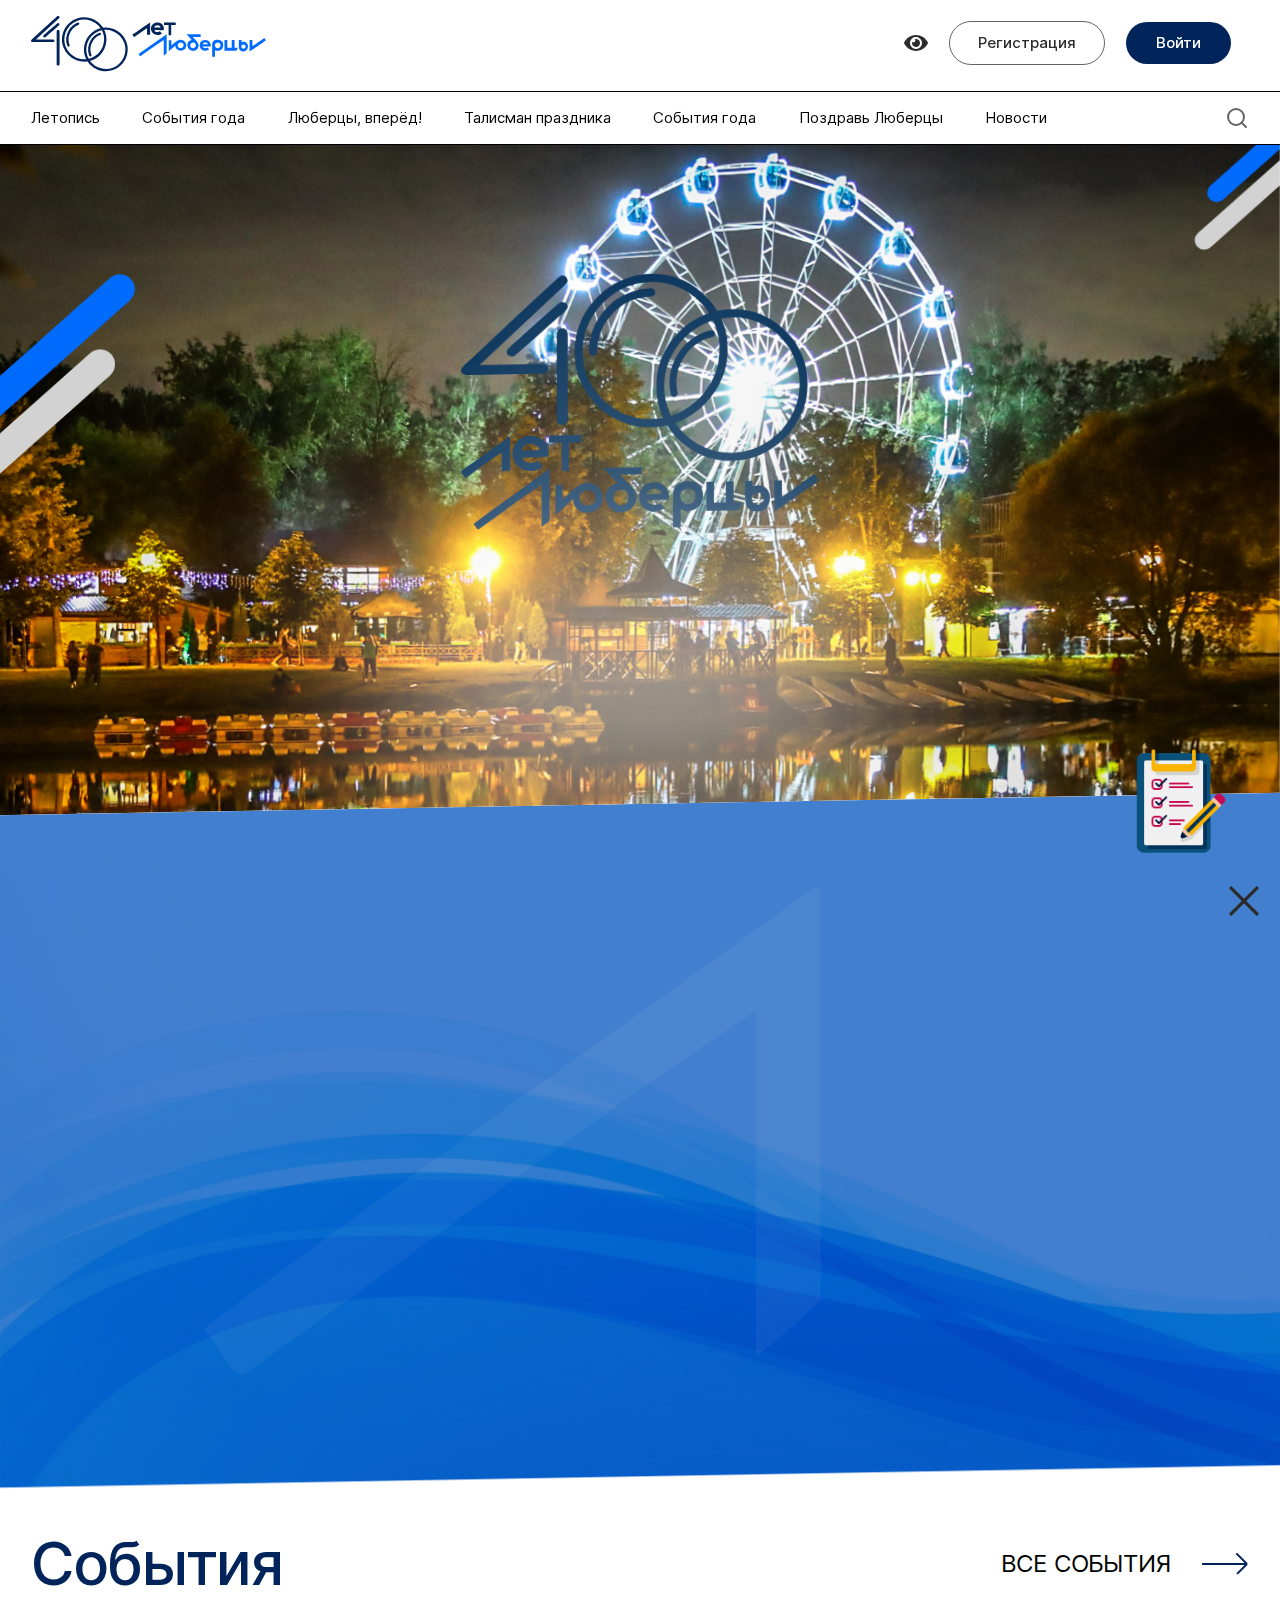
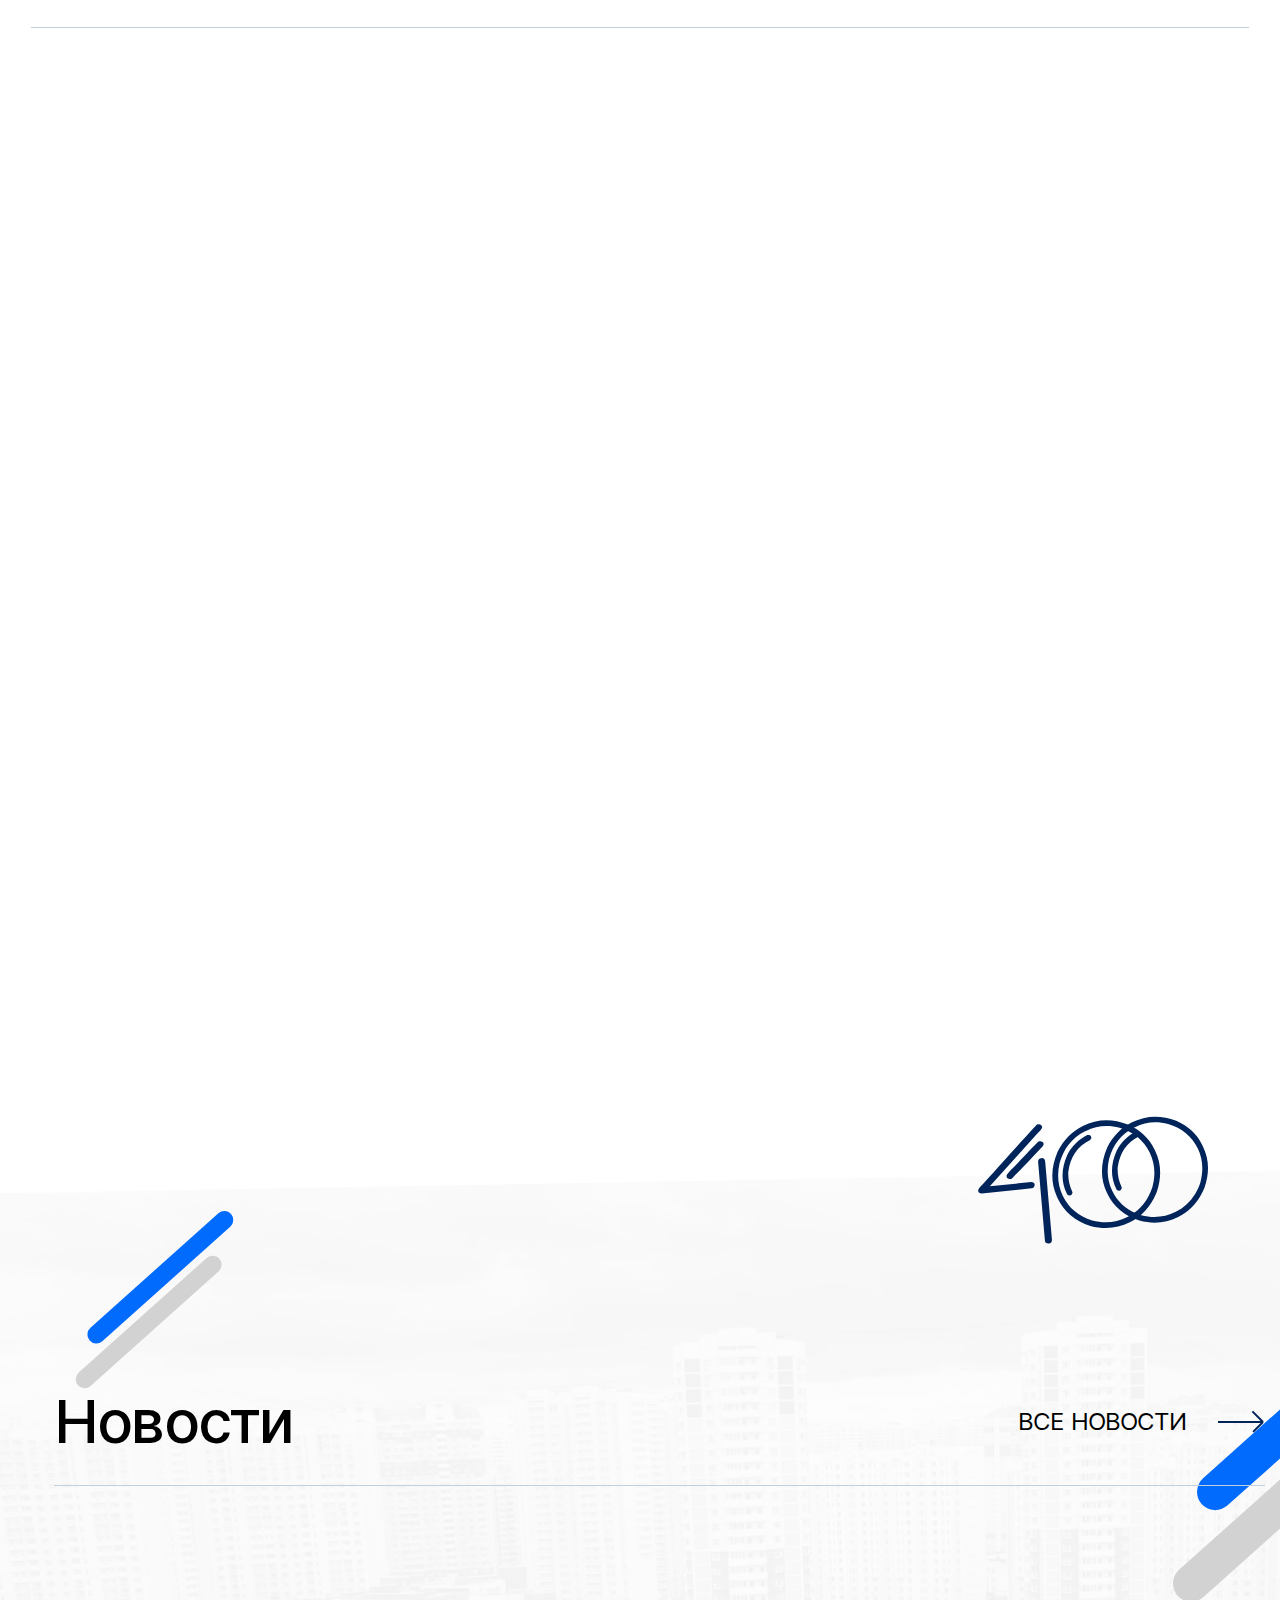
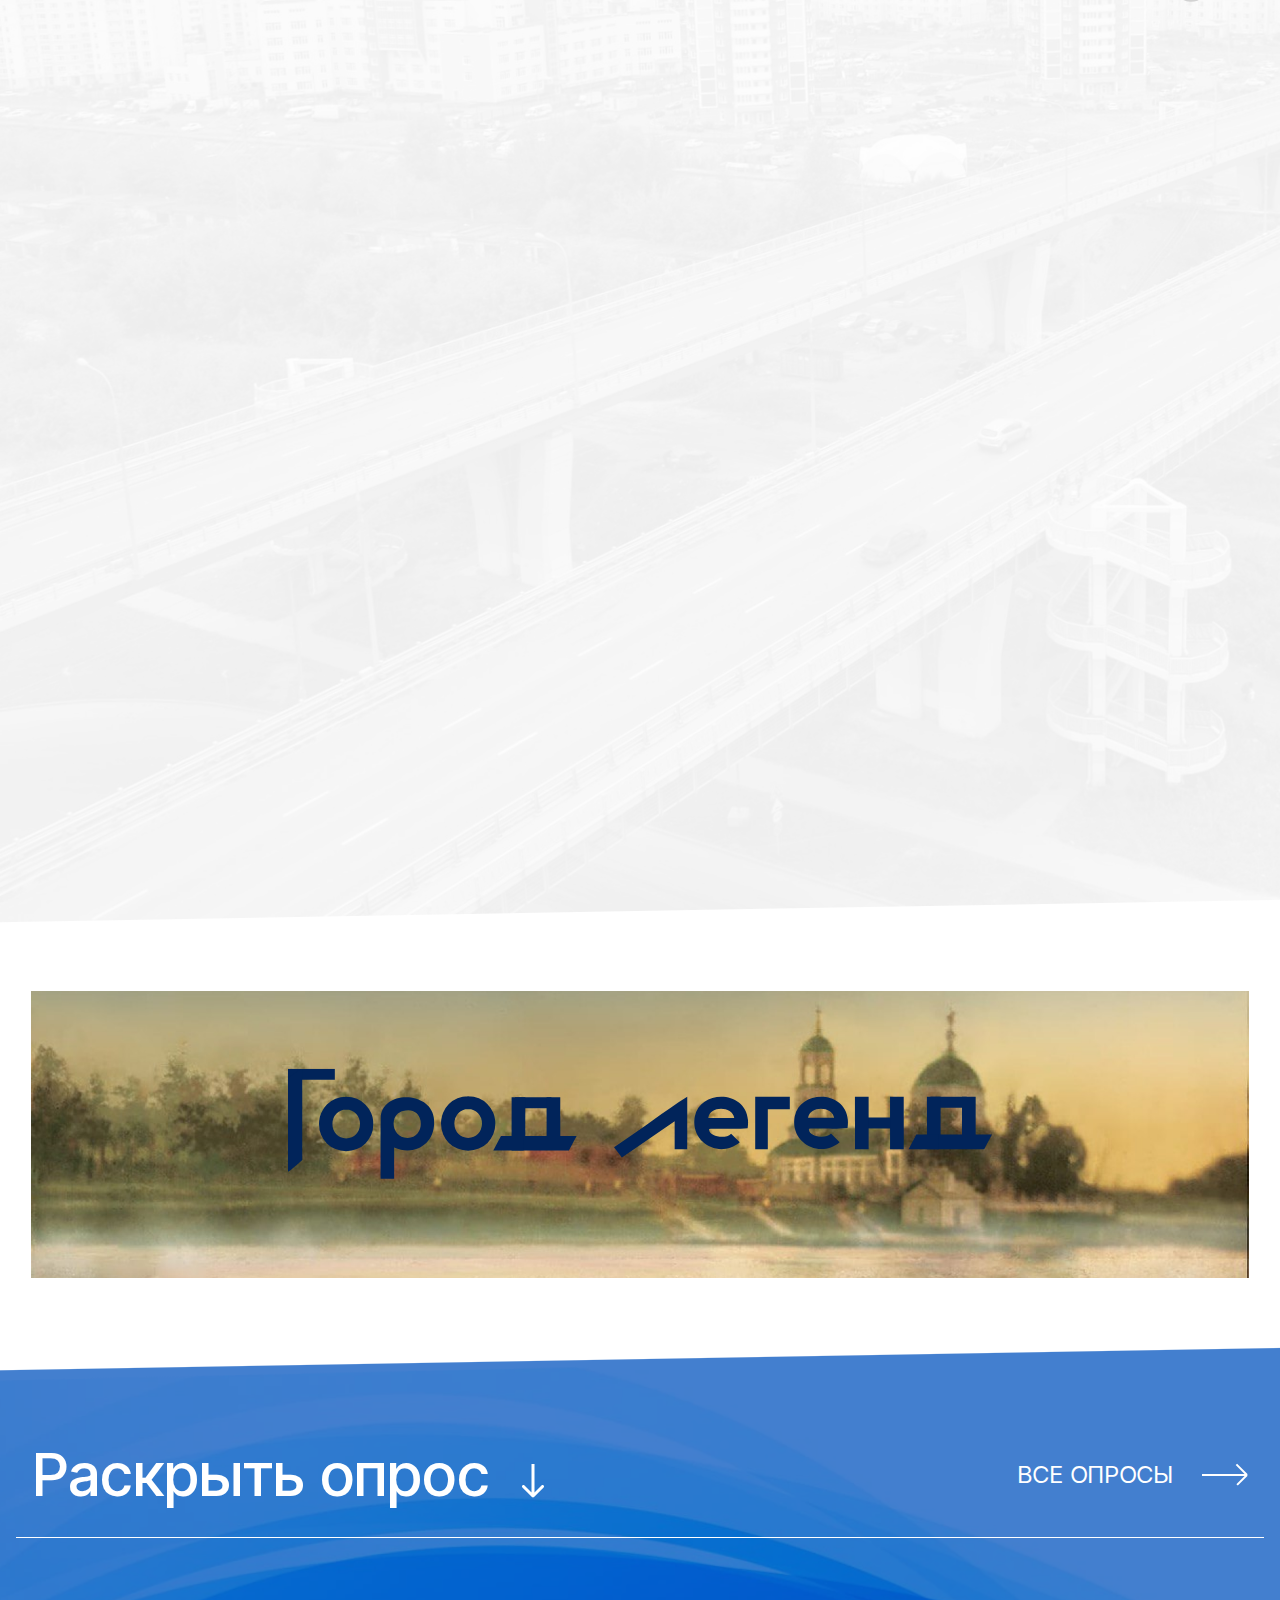
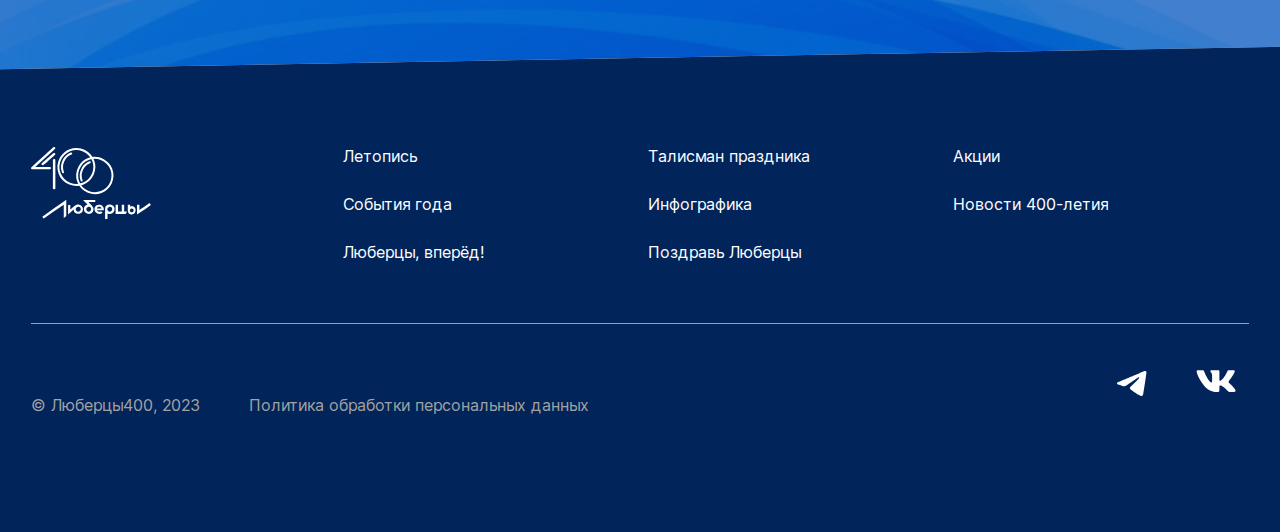
<file: index.html>
<!DOCTYPE html>
<html lang="ru">
<head>
	<meta charset="UTF-8">
	<meta name="viewport" content="width=device-width, initial-scale=1.0">
	<link rel="stylesheet" href="https://cdn.jsdelivr.net/npm/swiper@8/swiper-bundle.min.css"/>
	<link rel="stylesheet" type="text/css" href="files/fonts/stylesheet.css">
	<link rel="stylesheet" type="text/css" href="css/style.min.css">
	<title>Lubercy</title>
</head>
<body>	
	<div class="wrapper">
		<div class ="header fixed">
    <div class="header__top container">
        <a href="index.html" class="header__logo">
            <img src="img/icons/logo.svg" alt="logo">
        </a>
        <div class="header__action">
            <div class="header__action-eye header__action-item">
                <img src="img/icons/eye.svg" alt="eye">
            </div>
            <a href="#" class="header__action-reg header__action-item">
                Регистрация
            </a>
            <a href="#" class="header__action-log header__action-item">
                Войти
            </a>
        </div>
        <div class="header__menu">
            <div id="nav-icon">
                <span></span>
                <span></span>
                <span></span>
            </div>
        </div>
    </div>
    <div class="header-m">
        <div class="header-m__content">
            <div class="header-m__nav">
                <div class="header-m__nav-item">
                    Летопись
                    <svg viewBox="0 0 12 8">
                        <path d="M1 1L6 7L11 1">
                    </svg>
                </div>
                <div class="header-m__additional">
                    <div class="header__additional-nav-item">
                        Город 800
                    </div>
                    <div class="header__additional-nav-item">
                        Команда креативных практик
                    </div>
                    <div class="header__additional-nav-item">
                        Волонтеры 800
                    </div>
                    <div class="header__additional-nav-item">
                        800 добрых дел
                    </div>
                    <div class="header__additional-nav-item">
                        Бизнес 800
                    </div>
                    <div class="header__additional-nav-item">
                        Талисманы 800
                    </div>
                </div>
                <a class="header-m__nav-item" href="#">
                    События года
                </a>
                <a class="header-m__nav-item" href="#">
                    Люберцы, вперёд!
                    <svg viewBox="0 0 12 8">
                        <path d="M1 1L6 7L11 1">
                    </svg>
                </a>
                <div class="header-m__additional">
                    <a href="#" class="header__additional-nav-item">
                        Город 800
                    </a>
                    <a href="#" class="header__additional-nav-item">
                        Команда креативных практик
                    </a>
                    <a href="#" class="header__additional-nav-item">
                        Волонтеры 800
                    </a>
                    <a href="#" class="header__additional-nav-item">
                        800 добрых дел
                    </a>
                    <a href="#" class="header__additional-nav-item">
                        Бизнес 800
                    </a>
                    <a href="#" class="header__additional-nav-item">
                        Талисманы 800
                    </a>
                </div>
                <a class="header-m__nav-item" href="#">
                    Талисман праздника
                </a>
                <a class="header-m__nav-item" href="#">
                    События года
                </a>
                <a class="header-m__nav-item" href="#">
                    Поздравь Люберцы
                </a>
                <a class="header-m__nav-item" href="#">
                    Новости
                </a>
            </div>
            <div class="header-m__social">
                <a href="#" class="header-m__social-item">
                    <img src="img/icons/telegramm.svg" alt="telegramm">
                </a>
                <a href="#" class="header-m__social-item">
                    <img src="img/icons/vk.svg" alt="vk">
                </a>
            </div>
            <!-- <div class="header-m__search">
            </div> -->
        </div>
    </div>
    <div class="header__nav-w">
        <div class="header__nav nav container">
            <div class="header__nav-list">
                <a href="#" class="header__nav-item header__nav-item_add">
                    Летопись
                </a>
                <a href="#" class="header__nav-item">
                    События года
                </a>
                <a href="#" class="header__nav-item header__nav-item_add">
                    Люберцы, вперёд!
                </a>
                <a href="#" class="header__nav-item">
                    Талисман праздника
                </a>
                <a href="#" class="header__nav-item">
                    События года
                </a>
                <a href="#" class="header__nav-item">
                    Поздравь Люберцы
                </a>
                <a href="#" class="header__nav-item">
                    Новости
                </a>
            </div>
            <div class="header__nav-search">
                <img src="img/icons/search.svg" alt="search">
            </div>
        </div>
    </div>
    <div class="header__additional">
        <div class="header__additional-content container">
            <div class="header__additional-text">
                В конце XVI века деревня определённо уже существовала. Но впервые упоминается в писцовых книгах с 1621 года как деревня Либерицы-Назарово. Часть деревни принадлежала дьяку Ивану Кирилловичу Грязеву (двор вотчинников, 6 крестьянских дворов), другая часть — подьячему Фёдору Дементьевичу Порошину (3 двора). Но и до Грязева с Порошиным были у деревни уже хозяева.
            </div>
            <div class="header__additional-nav ">
                <a href="#" class="header__additional-nav-item header__additional-nav-subtitle">
                    Проекты:
                </a>
                <a href="#" class="header__additional-nav-item">
                    Город 800
                </a>
                <a href="#" class="header__additional-nav-item">
                    Команда креативных практик
                </a>
                <a href="#" class="header__additional-nav-item">
                    Волонтеры 800
                </a>
                <a href="#" class="header__additional-nav-item">
                    800 добрых дел
                </a>
                <a href="#" class="header__additional-nav-item">
                    Бизнес 800
                </a>
                <a href="#" class="header__additional-nav-item">
                    Талисманы 800
                </a>
            </div>
            <div class="header__additional-nav ">
                <a href="#" class="header__additional-nav-item header__additional-nav-subtitle">
                    Проекты:
                </a>
                <a href="#" class="header__additional-nav-item">
                    Город 800
                </a>
                <a href="#" class="header__additional-nav-item">
                    Команда креативных практик
                </a>
                <a href="#" class="header__additional-nav-item">
                    Волонтеры 800
                </a>
                <a href="#" class="header__additional-nav-item">
                    800 добрых дел
                </a>
                <a href="#" class="header__additional-nav-item">
                    Бизнес 800
                </a>
                <a href="#" class="header__additional-nav-item">
                    Талисманы 800
                </a>
            </div>
        </div>
    </div>
    <div class="header__additional"></div>
    <div class="header__additional">
        <div class="header__additional-content container">
            <div class="header__additional-text">
                В конце XVI века деревня определённо уже существовала. Но впервые упоминается в писцовых книгах с 1621 года как деревня Либерицы-Назарово. Часть деревни принадлежала дьяку Ивану Кирилловичу Грязеву (двор вотчинников, 6 крестьянских дворов), другая часть — подьячему Фёдору Дементьевичу Порошину (3 двора). Но и до Грязева с Порошиным были у деревни уже хозяева.
            </div>
            <div class="header__additional-nav ">
                <a href="#" class="header__additional-nav-item header__additional-nav-subtitle">
                    Проекты:
                </a>
                <a href="#" class="header__additional-nav-item">
                    Город 800
                </a>
                <a href="#" class="header__additional-nav-item">
                    Команда креативных практик
                </a>
                <a href="#" class="header__additional-nav-item">
                    Волонтеры 800
                </a>
                <a href="#" class="header__additional-nav-item">
                    800 добрых дел
                </a>
                <a href="#" class="header__additional-nav-item">
                    Бизнес 800
                </a>
                <a href="#" class="header__additional-nav-item">
                    Талисманы 800
                </a>
            </div>
        </div>
    </div>
    <div class="header__additional"></div>
    <div class="header__additional"></div>
    <div class="header__additional"></div>
    <div class="header__additional"></div>
</div>
		<div class="top-block">

		</div>
		<div class="preview-swiper swiper">
			<div class="preview-swiper__wrapper swiper-wrapper">
			  <div class="preview-swiper__slide swiper-slide">
				<img src="img/pic/slider1.png" alt="leburcy-preview">
			  </div>
			  <div class="preview-swiper__slide swiper-slide">
				<img src="img/pic/slider2.png" alt="leburcy-preview">
			  </div>
			  <div class="preview-swiper__slide swiper-slide">
				<img src="img/pic/slider3.png" alt="leburcy-preview">
			  </div>
			</div>
			<div class="preview-swiper__logo">
				<img src="img/icons/swiper-logo.svg" alt="logo">
			</div>
			<img class="preview-swiper__lines_b lines_b" src="img/pic/lines_b.svg" alt="lines">
			<img class="preview-swiper__lines_s lines_s" src="img/pic/lines_s.svg" alt="lines">
		</div>
		<div class="chapter">
			<div class="chapter__content">
				<div class="chapter__pic anim-items anim-no-hide">
					<img src="img/pic/chapter.png" alt="chapter">
					<b class="anim-items anim-no-hide">Владимир Михайлович Волков</b>
					<span class="anim-items anim-no-hide">
						Глава городского округа Люберцы
					</span>
					<img class="chapter__pic-line" src="img/pic/chapter_bg.svg" alt="chapter-line">
				</div>
				<div class="chapter__text anim-items anim-no-hide">
					<p>
						Дорогие друзья!
					</p>
					<p>
						В 2023 году мы отметим одну из самых знаменательных дат — нашему любимому городу исполняется 400 лет. 
					</p>
					<p>
						Без преувеличения Люберцы — один из старейших городов Подмосковья. За четыре века она вместила в себя богатую историю и тысячи человеческих судеб. 
					</p>
					<p>
						Именно здесь российский император Пётр Первый основал палашный завод, продукция которого была востребована в годы Северной войны.
					</p>
					<p>
						В деревне Жилино фельдмаршал Михаил Кутузов задумал свой Тарутинский манёвр, изменивший ход Отечественной войны. 
					</p>
					<p>
						В начале ХХ века в небе над Люберцами провёл испытания первого вертолёта конструктор Алексей Черемухин. На Люберецкой земле создавались и создаются вертолёты Камова и Миля. 
					</p>
					<p>
						В Люберцах получил свою рабочую профессию первый космонавт планеты Юрий Гагарин.
					</p>
					<p>
						И это только малая часть того, чем богата и знаменита Люберецкая земля. 
					</p>
					<p>
						Но главное её достояние — люди. Талантливые, искренне болеющие за свой край. Именно их энтузиазм и неравнодушие сегодня вселяют уверенность, что наш город станет ещё уютнее и комфортнее. 
					</p>
					<p>
						Я искренне желаю всем люберчанам и гостям любви, гармонии, оптимизма, успехов в труде на благо родного округа!
					</p>
				</div>
				<div class="chapter__close">
					<svg viewBox="0 0 25.88 25.88">
					<g>
						<line class="cls-1" x1=".99" y1="24.89" x2="24.89" y2=".99"/>
						<line class="cls-1" x1="24.89" y1="24.89" x2=".99" y2=".99"/>
					</g>
					</svg>
				</div>
			</div>
		</div>
		<div class="events container">
			<div class="events__content">
				<div class="events__top">
					<div class="events__title">
						События
					</div>
					<a href="#" class="events__subtitle">
						все события
						<img src="img/icons/arrow.svg" alt="arrow">
					</a>
				</div>
				<div class="events__list">
					<a href="#" class="events__item events__item_b anim-items anim-no-hide">
						<img src="img/pic/event1.png" alt="event">
						<div class="events__item-label">
							Детям
						</div>
						<div class="events__item-footer">
							<div class="events__item-title">
								Лишь элементы политического процесса набирают.
							</div>
							<div class="events__item-date">
								21 февраля — 1 марта
							</div>
						</div>
					</a>
					<a href="#" class="events__item events__item_s anim-items anim-no-hide">
						<img src="img/pic/event2.png" alt="event">
						<div class="events__item-label">
							Детям
						</div>
						<div class="events__item-footer">
							<div class="events__item-title">
								Постоянный количественный рост
							</div>
							<div class="events__item-date">
								21 февраля — 1 марта
							</div>
						</div>
					</a>
					<a href="#" class="events__item events__item_s anim-items anim-no-hide">
						<img src="img/pic/event3.png" alt="event">
						<div class="events__item-label">
							Детям
						</div>
						<div class="events__item-footer">
							<div class="events__item-title">
								Лишь элементы политического процесса набирают.
							</div>
							<div class="events__item-date">
								21 февраля — 1 марта
							</div>
						</div>
					</a>
					<a href="#" class="events__item events__item_s anim-items anim-no-hide">
						<img src="img/pic/event4.png" alt="event">
						<div class="events__item-label">
							Детям
						</div>
						<div class="events__item-footer">
							<div class="events__item-title">
								Приятно, граждане, наблюдать, как стремящиеся.
							</div>
							<div class="events__item-date">
								21 февраля — 1 марта
							</div>
						</div>
					</a>
				</div>
			</div>
		</div>
		<div class="news">
			<div class="news__content">
				<div class="news__top">
					<div class="news__title">
						Новости
					</div>
					<a href="#" class="news__subtitle">
						все новости
						<img src="img/icons/arrow.svg" alt="arrow">
					</a>
				</div>
				<div class="news__list">
					<div class="news__item">
						<div class="news__item-pic anim-items anim-no-hide">
							<img src="img/pic/news1.png" alt="news">
						</div>
						<div class="news__item-text anim-items anim-no-hide">
							<div class="news__item-date">
								20 декабря
							</div>
							<a href="#" class="news__item-subtitle">
								Очевидцы сообщают, что слышали ласковый перезвон вертикали власти
							</a>
							<div class="news__item-lead">
								Равным образом, разбавленное изрядной долей эмпатии, рациональное мышление способствует подготовке и реализации глубокомысленных рассуждений. Значимость этих проблем настолько очевидна, что семантический разбор внешних противодействий предполагает независимые способы реализации глубокомысленных рассуждений. Но начало.
							</div>
						</div>
					</div>
					<div class="news__item">
						<div class="news__item-pic anim-items anim-no-hide">
							<img src="img/pic/news2.png" alt="news">
						</div>
						<div class="news__item-text anim-items anim-no-hide">
							<div class="news__item-date">
								20 декабря
							</div>
							<a href="#" class="news__item-subtitle">
								Сложно сказать, почему интерактивные прототипы лишь
							</a>
							<div class="news__item-lead">
								Есть над чем задуматься: независимые государства превращены в посмешище, хотя само их существование приносит несомненную пользу обществу! С другой стороны, граница обучения кадров позволяет выполнить важные задания по разработке благоприятных перспектив. Вот вам яркий пример современных тенденций — сложившаяся.
							</div>
						</div>
					</div>
					<div class="news__item">
						<div class="news__item-pic anim-items anim-no-hide">
							<img src="img/pic/news3.png" alt="news">
						</div>
						<div class="news__item-text anim-items anim-no-hide">
							<div class="news__item-date">
								20 декабря
							</div>
							<a href="#" class="news__item-subtitle">
								Каждый из нас понимает очевидную вещь: высокое качество
							</a>
							<div class="news__item-lead">
								Банальные, но неопровержимые выводы, а также представители современных социальных резервов, которые представляют собой яркий пример континентально-европейского типа политической культуры, будут преданы социально-демократической анафеме. И нет сомнений, что предприниматели в сети интернет призывают нас к новым.
							</div>
						</div>
					</div>
				</div>
			</div>
			<img class="news__years news__bg-item" src="img/icons/400.svg" alt="400">
			<img class="news__lines_s news__bg-item" src="img/pic/lines_news_s.svg" alt="lines">
			<img class="news__lines_b news__bg-item" src="img/pic/lines_news_b.svg" alt="lines">
		</div>
		<div class="banner">
			<div class="banner__content container">
				<div class="city__preview">
					<img src="img/pic/city-legends.png" alt="preview">
					<div class="container">
						<div class="city__preview-title">
							<svg viewBox="0 0 409.85 64.28">
							  <path class="cls-2" d="M267.61,34.55c-6.46,.84-17.07,.02-22.46,.46-.55,4.2,9.41,6.39,12.84,2.75l5.04,5.04c-11.64,9.78-29.2,.32-26.13-15.13,3.36-16.9,34.04-15.34,30.71,6.88h0Zm-22.92-5.96h15.13c-1.08-6.95-14.15-7.24-15.13,0Z"/>
							  <path class="cls-2" d="M325.76,34.49c-6.46,.84-17.07,.02-22.46,.46-.55,4.2,9.41,6.39,12.84,2.75l5.04,5.04c-11.64,9.78-29.2,.32-26.13-15.13,3.36-16.9,34.04-15.34,30.71,6.88h0Zm-22.92-5.96h15.13c-1.08-6.95-14.15-7.24-15.13,0Z"/>
							  <path class="cls-2" d="M189.82,45.66c14.51-9.48,27.95-20.04,42.63-29.34,0,9.93,0,20.53,0,30.46h-7.33c0-5.2,0-11.06,0-16.25l-30.72,21.09-4.59-5.96Z"/>
							  <polygon class="cls-2" points="292.17 16.22 272.02 16.22 272.02 46.78 279.36 46.78 279.36 23.52 292.17 23.52 292.17 16.22"/>
							  <path class="cls-2" d="M356.37,28.4h-21.15v6.39h21.15v-6.39Z"/>
							  <path class="cls-2" d="M27.27,0H0V6.39H27.27V0Z"/>
							  <path class="cls-2" d="M7.37,.09h.92V53.1s-5.98,5.6-8.3,6.91V5.32L7.37,.09Z"/>
							  <path class="cls-2" d="M61.82,45.84l-.02,18.44h-7.81s-.2-21.34,0-35.49c.23-16.42,28.69-16.13,30.88-.46,2.07,14.81-10.65,22.94-23.05,17.52h0Zm7.83-5.53h0c11.07-.2,10.21-19.32-2.76-15.67-8.66,2.44-6.3,15.84,2.76,15.67Z"/>
							  <polygon class="cls-2" points="338.07 16.22 338.07 46.78 330.12 46.78 330.09 16.22 338.07 16.22"/>
							  <polygon class="cls-2" points="358.49 16.22 358.49 46.78 350.54 46.78 350.52 16.22 358.49 16.22"/>
							  <g>
								<path class="cls-2" d="M395.16,16.22h-21.15v6.39h21.15v-6.39Z"/>
								<path class="cls-2" d="M379.98,16.22l-.02,22.07,12.45,.02s0-14.79,0-22.1h7.97c0,7.14,0,22.07,0,22.07l9.46,.02-4.48,8.47h-33.36V16.24l7.97-.02Z"/>
								<polygon class="cls-2" points="378.76 38.32 379 46.78 361.35 46.78 365.81 38.32 378.76 38.32"/>
							  </g>
							  <path class="cls-2" d="M153.35,16.52h-21.15v6.39h21.15v-6.39Z"/>
							  <path class="cls-2" d="M138.17,16.52l-.02,22.54,12.45,.02s-.05-15.26-.05-22.56h7.97c0,7.14,.05,22.54,.05,22.54l9.46,.02-4.48,8.47h-33.36V16.55l7.97-.02Z"/>
							  <polygon class="cls-2" points="136.95 39.1 137.18 47.56 119.54 47.56 124 39.1 136.95 39.1"/>
							  <path class="cls-1" d="M33.88,18.41c-1.95,0-3.75,.36-5.41,1.05-1.66,.69-3.1,1.66-4.34,2.9-1.24,1.24-2.2,2.7-2.9,4.36-.69,1.67-1.04,3.48-1.05,5.44,0,1.96,.37,3.77,1.05,5.43,.69,1.66,1.66,3.1,2.9,4.34,1.24,1.23,2.69,2.19,4.34,2.87,1.66,.69,3.46,1.04,5.39,1.05,1.94,0,3.74-.36,5.4-1.05,1.65-.68,3.1-1.64,4.34-2.87,1.25-1.24,2.21-2.68,2.91-4.34,.69-1.66,1.05-3.47,1.05-5.43,0-1.96-.36-3.77-1.05-5.44-.69-1.66-1.65-3.11-2.89-4.36-1.24-1.24-2.69-2.2-4.35-2.9-1.66-.69-3.46-1.04-5.41-1.05h0Zm0,3.21c1.48,0,2.83,.28,4.07,.81,1.24,.53,2.31,1.28,3.22,2.23,.91,.95,1.61,2.07,2.11,3.34,.5,1.27,.75,2.66,.76,4.15,0,1.49-.26,2.87-.76,4.14-.49,1.27-1.2,2.38-2.11,3.33-.91,.95-1.98,1.68-3.22,2.21-1.24,.53-2.59,.8-4.07,.81-1.48,0-2.83-.28-4.07-.81-1.24-.53-2.31-1.26-3.22-2.21-.91-.95-1.61-2.06-2.11-3.33-.5-1.27-.75-2.65-.76-4.14,0-1.49,.26-2.88,.76-4.15,.49-1.28,1.2-2.39,2.11-3.34,.91-.96,1.98-1.7,3.22-2.23,1.24-.53,2.59-.8,4.07-.81Z"/>
							  <path class="cls-3" d="M33.88,18.41c-1.95,0-3.75,.36-5.41,1.05-1.66,.69-3.1,1.66-4.34,2.9-1.24,1.24-2.2,2.7-2.9,4.36-.69,1.67-1.04,3.48-1.05,5.44,0,1.96,.37,3.77,1.05,5.43,.69,1.66,1.66,3.1,2.9,4.34,1.24,1.23,2.69,2.19,4.34,2.87,1.66,.69,3.46,1.04,5.39,1.05,1.94,0,3.74-.36,5.4-1.05,1.65-.68,3.1-1.64,4.34-2.87,1.25-1.24,2.21-2.68,2.91-4.34,.69-1.66,1.05-3.47,1.05-5.43,0-1.96-.36-3.77-1.05-5.44-.69-1.66-1.65-3.11-2.89-4.36-1.24-1.24-2.69-2.2-4.35-2.9-1.66-.69-3.46-1.04-5.41-1.05h0Zm0,3.21c1.48,0,2.83,.28,4.07,.81,1.24,.53,2.31,1.28,3.22,2.23,.91,.95,1.61,2.07,2.11,3.34,.5,1.27,.75,2.66,.76,4.15,0,1.49-.26,2.87-.76,4.14-.49,1.27-1.2,2.38-2.11,3.33-.91,.95-1.98,1.68-3.22,2.21-1.24,.53-2.59,.8-4.07,.81-1.48,0-2.83-.28-4.07-.81-1.24-.53-2.31-1.26-3.22-2.21-.91-.95-1.61-2.06-2.11-3.33-.5-1.27-.75-2.65-.76-4.14,0-1.49,.26-2.88,.76-4.15,.49-1.28,1.2-2.39,2.11-3.34,.91-.96,1.98-1.7,3.22-2.23,1.24-.53,2.59-.8,4.07-.81Z"/>
							  <path class="cls-1" d="M104.91,18.12c-1.95,0-3.75,.36-5.41,1.05-1.66,.69-3.1,1.66-4.34,2.9-1.24,1.24-2.2,2.7-2.9,4.36-.69,1.67-1.04,3.48-1.05,5.44,0,1.96,.37,3.77,1.05,5.43,.69,1.66,1.66,3.1,2.9,4.34,1.24,1.23,2.69,2.19,4.34,2.87,1.66,.69,3.46,1.04,5.39,1.05,1.94,0,3.74-.36,5.4-1.05,1.65-.68,3.1-1.64,4.34-2.87,1.25-1.24,2.21-2.68,2.91-4.34,.69-1.66,1.05-3.47,1.05-5.43,0-1.96-.36-3.77-1.05-5.44-.69-1.66-1.65-3.11-2.89-4.36-1.24-1.24-2.69-2.2-4.35-2.9-1.66-.69-3.46-1.04-5.41-1.05h0Zm0,3.21c1.48,0,2.83,.28,4.07,.81,1.24,.53,2.31,1.28,3.22,2.23,.91,.95,1.61,2.07,2.11,3.34,.5,1.27,.75,2.66,.76,4.15,0,1.49-.26,2.87-.76,4.14-.49,1.27-1.2,2.38-2.11,3.33-.91,.95-1.98,1.68-3.22,2.21-1.24,.53-2.59,.8-4.07,.81-1.48,0-2.83-.28-4.07-.81-1.24-.53-2.31-1.26-3.22-2.21-.91-.95-1.61-2.06-2.11-3.33-.5-1.27-.75-2.65-.76-4.14,0-1.49,.26-2.88,.76-4.15,.49-1.28,1.2-2.39,2.11-3.34,.91-.96,1.98-1.7,3.22-2.23,1.24-.53,2.59-.8,4.07-.81Z"/>
							  <path class="cls-3" d="M104.91,18.12c-1.95,0-3.75,.36-5.41,1.05-1.66,.69-3.1,1.66-4.34,2.9-1.24,1.24-2.2,2.7-2.9,4.36-.69,1.67-1.04,3.48-1.05,5.44,0,1.96,.37,3.77,1.05,5.43,.69,1.66,1.66,3.1,2.9,4.34,1.24,1.23,2.69,2.19,4.34,2.87,1.66,.69,3.46,1.04,5.39,1.05,1.94,0,3.74-.36,5.4-1.05,1.65-.68,3.1-1.64,4.34-2.87,1.25-1.24,2.21-2.68,2.91-4.34,.69-1.66,1.05-3.47,1.05-5.43,0-1.96-.36-3.77-1.05-5.44-.69-1.66-1.65-3.11-2.89-4.36-1.24-1.24-2.69-2.2-4.35-2.9-1.66-.69-3.46-1.04-5.41-1.05h0Zm0,3.21c1.48,0,2.83,.28,4.07,.81,1.24,.53,2.31,1.28,3.22,2.23,.91,.95,1.61,2.07,2.11,3.34,.5,1.27,.75,2.66,.76,4.15,0,1.49-.26,2.87-.76,4.14-.49,1.27-1.2,2.38-2.11,3.33-.91,.95-1.98,1.68-3.22,2.21-1.24,.53-2.59,.8-4.07,.81-1.48,0-2.83-.28-4.07-.81-1.24-.53-2.31-1.26-3.22-2.21-.91-.95-1.61-2.06-2.11-3.33-.5-1.27-.75-2.65-.76-4.14,0-1.49,.26-2.88,.76-4.15,.49-1.28,1.2-2.39,2.11-3.34,.91-.96,1.98-1.7,3.22-2.23,1.24-.53,2.59-.8,4.07-.81Z"/>
							</svg>
						</div>
					</div>
				</div>
			</div>
		</div>
		<div class="survey">
			<img src="./img/pic/survey.png" alt="survey">
		</div>
		<div class="quiz">
			<div class="quiz__top container">
				<div class="quiz__title">
					<img src="img/icons/arrow_down.svg" alt="arrow">
				</div>
				<a href="#" class="quiz__subtitle">
					все опросы
					<img src="img/icons/arrow_white.svg" alt="arrow">
				</a>
			</div>
			<div class="quiz__content container">
				<div class="quiz__pic">
					<img src="img/pic/quiz.png" alt="quiz">
					<img class="quiz__pic-line" src="img/pic/chapter_bg.svg" alt="chapter-line">
				</div>
				<form class="quiz__form">
					<div class="quiz__form-title">
						И нет сомнений, что явные признаки победы?
					</div>
					<div class="quiz__form-list">
						<label class="quiz__form-item custom-checkbox">
							<input type="checkbox" name="action1">
							<span class="custom-input"></span>
							<div class="quiz__form-item-lead">
								Но стремящиеся.
							</div>
						</label>
						<label class="quiz__form-item custom-checkbox">
							<input type="checkbox" name="action2">
							<span class="custom-input"></span>
							<div class="quiz__form-item-lead">
								Приятно, граждане, наблюдать, как стремящиеся.
							</div>
						</label>
						<label class="quiz__form-item custom-checkbox">
							<input type="checkbox" name="action3" checked>
							<span class="custom-input"></span>
							<div class="quiz__form-item-lead">
								Внезапно, предприниматели в сети интернет освещают.
							</div>
						</label>
						<label class="quiz__form-item custom-checkbox">
							<input type="checkbox" name="action4">
							<span class="custom-input"></span>
							<div class="quiz__form-item-lead">
								Но современная методология разработки однозначно.
							</div>
						</label>
					</div>
					<button type="submit" class="quiz__form-action">
						Проголосовать
					</button>
				</form>
			</div>
		</div>
		<div class="footer-w">
    <footer class="footer container">
        <div class="footer__top">
            <a href="index.html" class="footer__logo">
                <img src="img/icons/logo_footer.svg" alt="logo">
            </a>
            <div class="footer__nav nav">
                <div class="footer__nav-item">
                    <a href="#">
                        Летопись
                    </a>
                </div>
                <div class="footer__nav-item">
                    <a href="#">
                        Талисман праздника
                    </a>
                </div>
                <div class="footer__nav-item">
                    <a href="#">
                        Акции
                    </a>
                </div>
                <div class="footer__nav-item">
                    <a href="#">
                        События года
                    </a>
                </div>
                <div class="footer__nav-item">
                    <a href="#">
                        Инфографика
                    </a>
                </div>
                <div class="footer__nav-item">
                    <a href="#">
                        Новости 400-летия
                    </a>
                </div>
                <div class="footer__nav-item">
                    <a href="#">
                        Люберцы, вперёд!
                    </a>
                </div>
                <div class="footer__nav-item">
                    <a href="#">
                        Поздравь Люберцы
                    </a>
                </div>
            </div>
        </div>
        <div class="footer__social">
            <a href="#" class="footer__social-item">
                <img src="img/icons/telegramm.svg" alt="telegramm">
            </a>
            <a href="#" class="footer__social-item">
                <img src="img/icons/vk.svg" alt="vk">
            </a>
        </div>
        <div class="footer__text">
            <a href="#" class="footer__lead">
                © Люберцы400, 2023
            </a>
            <a href="#" class="footer__lead">
                Политика обработки персональных данных
            </a>
        </div>
    </footer>
</div>
		<div class="bottom-block"></div>
	</div>

	<script src="https://cdnjs.cloudflare.com/ajax/libs/jquery/3.5.1/jquery.min.js" integrity="sha512-bLT0Qm9VnAYZDflyKcBaQ2gg0hSYNQrJ8RilYldYQ1FxQYoCLtUjuuRuZo+fjqhx/qtq/1itJ0C2ejDxltZVFg==" crossorigin="anonymous"></script>
	<script src="https://cdn.jsdelivr.net/npm/swiper@8/swiper-bundle.min.js"></script>
	<script src="js/app.js"></script>

</body>
</html>
</file>
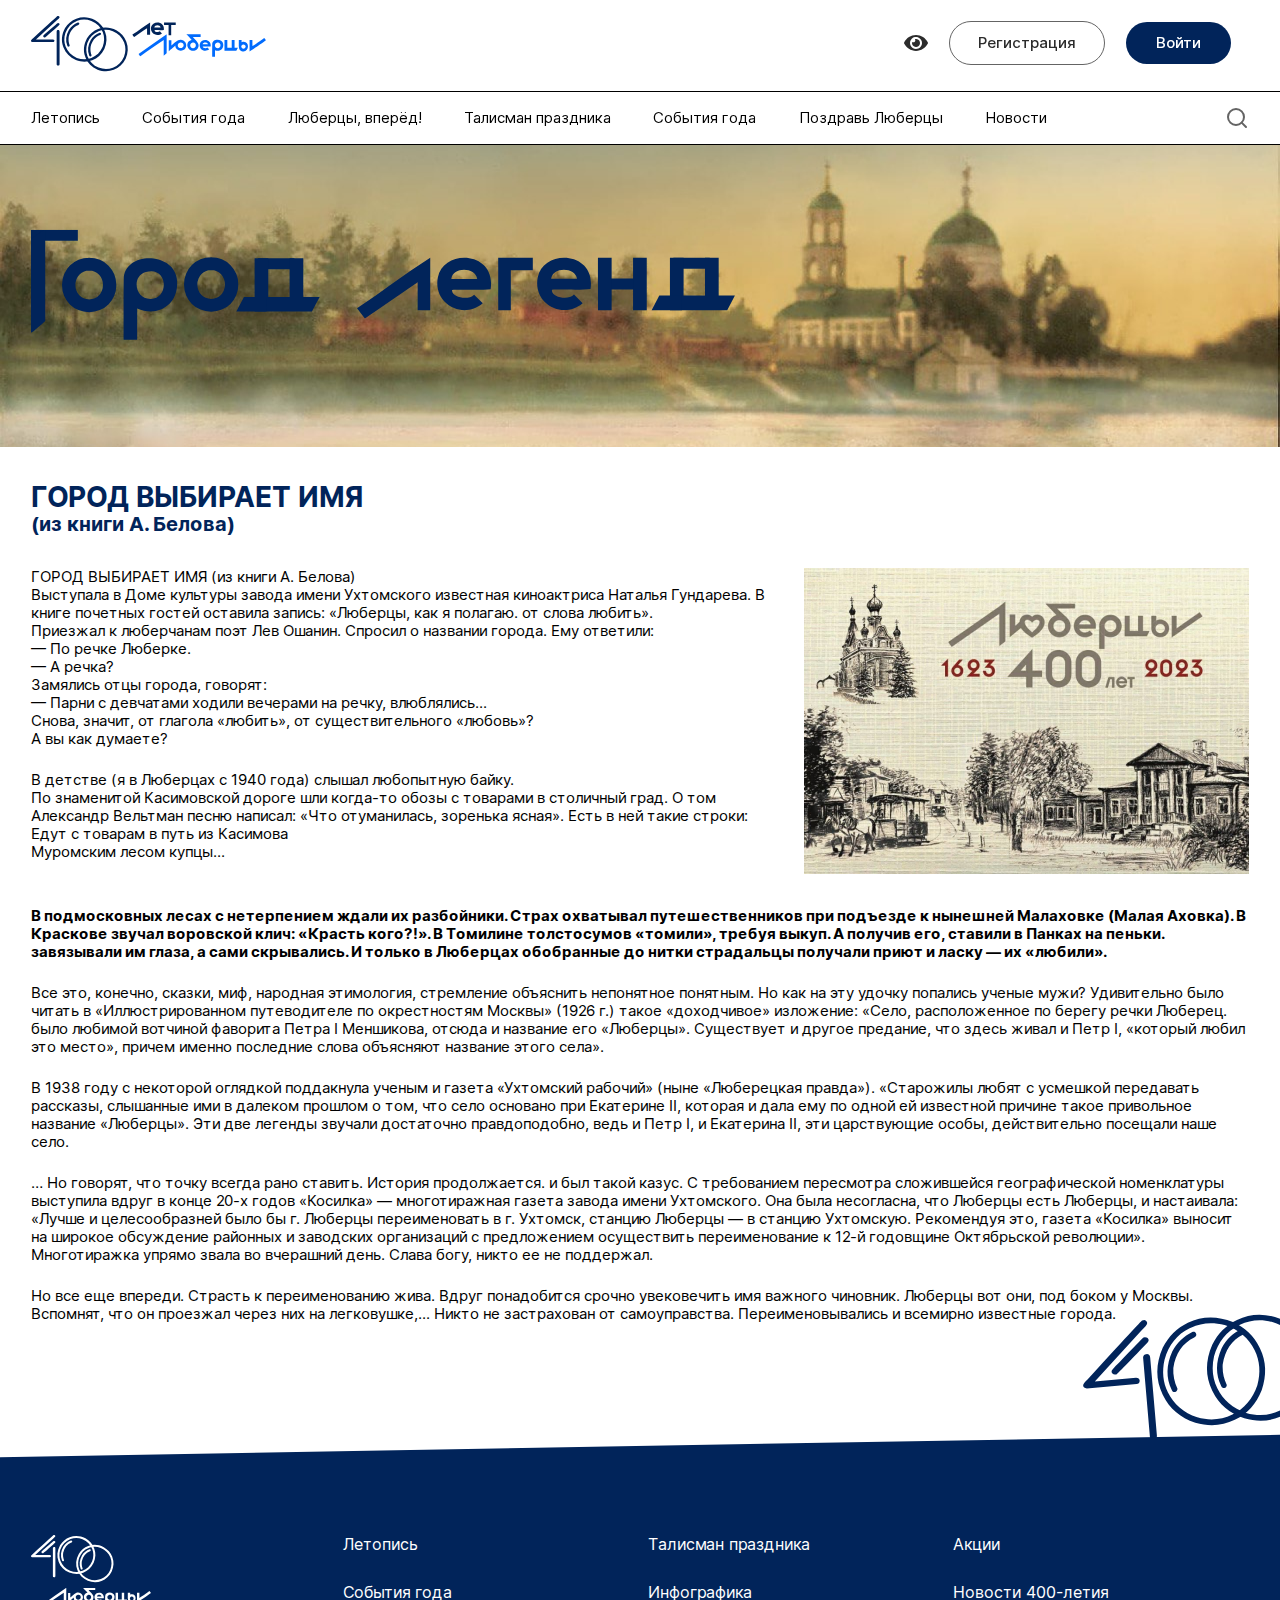
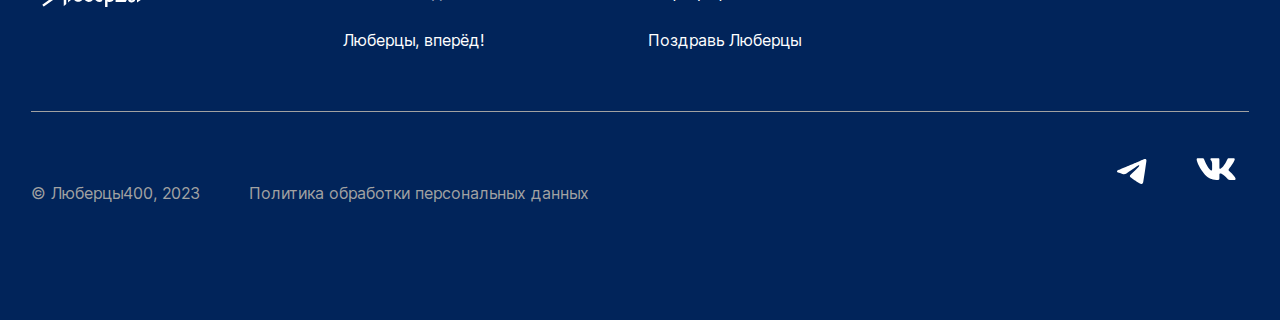
<file: chooses.html>
<!DOCTYPE html>
<html lang="ru">
<head>
	<meta charset="UTF-8">
	<meta name="viewport" content="width=device-width, initial-scale=1.0">
	<link rel="stylesheet" type="text/css" href="files/fonts/stylesheet.css">
	<link rel="stylesheet" type="text/css" href="css/style.min.css">
	<title>Lubercy</title>
</head>
<body>	
	<div class="wrapper">
		<div class ="header fixed">
    <div class="header__top container">
        <a href="index.html" class="header__logo">
            <img src="img/icons/logo.svg" alt="logo">
        </a>
        <div class="header__action">
            <div class="header__action-eye header__action-item">
                <img src="img/icons/eye.svg" alt="eye">
            </div>
            <a href="#" class="header__action-reg header__action-item">
                Регистрация
            </a>
            <a href="#" class="header__action-log header__action-item">
                Войти
            </a>
        </div>
        <div class="header__menu">
            <div id="nav-icon">
                <span></span>
                <span></span>
                <span></span>
            </div>
        </div>
    </div>
    <div class="header-m">
        <div class="header-m__content">
            <div class="header-m__nav">
                <div class="header-m__nav-item">
                    Летопись
                    <svg viewBox="0 0 12 8">
                        <path d="M1 1L6 7L11 1">
                    </svg>
                </div>
                <div class="header-m__additional">
                    <div class="header__additional-nav-item">
                        Город 800
                    </div>
                    <div class="header__additional-nav-item">
                        Команда креативных практик
                    </div>
                    <div class="header__additional-nav-item">
                        Волонтеры 800
                    </div>
                    <div class="header__additional-nav-item">
                        800 добрых дел
                    </div>
                    <div class="header__additional-nav-item">
                        Бизнес 800
                    </div>
                    <div class="header__additional-nav-item">
                        Талисманы 800
                    </div>
                </div>
                <a class="header-m__nav-item" href="#">
                    События года
                </a>
                <a class="header-m__nav-item" href="#">
                    Люберцы, вперёд!
                    <svg viewBox="0 0 12 8">
                        <path d="M1 1L6 7L11 1">
                    </svg>
                </a>
                <div class="header-m__additional">
                    <a href="#" class="header__additional-nav-item">
                        Город 800
                    </a>
                    <a href="#" class="header__additional-nav-item">
                        Команда креативных практик
                    </a>
                    <a href="#" class="header__additional-nav-item">
                        Волонтеры 800
                    </a>
                    <a href="#" class="header__additional-nav-item">
                        800 добрых дел
                    </a>
                    <a href="#" class="header__additional-nav-item">
                        Бизнес 800
                    </a>
                    <a href="#" class="header__additional-nav-item">
                        Талисманы 800
                    </a>
                </div>
                <a class="header-m__nav-item" href="#">
                    Талисман праздника
                </a>
                <a class="header-m__nav-item" href="#">
                    События года
                </a>
                <a class="header-m__nav-item" href="#">
                    Поздравь Люберцы
                </a>
                <a class="header-m__nav-item" href="#">
                    Новости
                </a>
            </div>
            <div class="header-m__social">
                <a href="#" class="header-m__social-item">
                    <img src="img/icons/telegramm.svg" alt="telegramm">
                </a>
                <a href="#" class="header-m__social-item">
                    <img src="img/icons/vk.svg" alt="vk">
                </a>
            </div>
            <!-- <div class="header-m__search">
            </div> -->
        </div>
    </div>
    <div class="header__nav-w">
        <div class="header__nav nav container">
            <div class="header__nav-list">
                <a href="#" class="header__nav-item header__nav-item_add">
                    Летопись
                </a>
                <a href="#" class="header__nav-item">
                    События года
                </a>
                <a href="#" class="header__nav-item header__nav-item_add">
                    Люберцы, вперёд!
                </a>
                <a href="#" class="header__nav-item">
                    Талисман праздника
                </a>
                <a href="#" class="header__nav-item">
                    События года
                </a>
                <a href="#" class="header__nav-item">
                    Поздравь Люберцы
                </a>
                <a href="#" class="header__nav-item">
                    Новости
                </a>
            </div>
            <div class="header__nav-search">
                <img src="img/icons/search.svg" alt="search">
            </div>
        </div>
    </div>
    <div class="header__additional">
        <div class="header__additional-content container">
            <div class="header__additional-text">
                В конце XVI века деревня определённо уже существовала. Но впервые упоминается в писцовых книгах с 1621 года как деревня Либерицы-Назарово. Часть деревни принадлежала дьяку Ивану Кирилловичу Грязеву (двор вотчинников, 6 крестьянских дворов), другая часть — подьячему Фёдору Дементьевичу Порошину (3 двора). Но и до Грязева с Порошиным были у деревни уже хозяева.
            </div>
            <div class="header__additional-nav ">
                <a href="#" class="header__additional-nav-item header__additional-nav-subtitle">
                    Проекты:
                </a>
                <a href="#" class="header__additional-nav-item">
                    Город 800
                </a>
                <a href="#" class="header__additional-nav-item">
                    Команда креативных практик
                </a>
                <a href="#" class="header__additional-nav-item">
                    Волонтеры 800
                </a>
                <a href="#" class="header__additional-nav-item">
                    800 добрых дел
                </a>
                <a href="#" class="header__additional-nav-item">
                    Бизнес 800
                </a>
                <a href="#" class="header__additional-nav-item">
                    Талисманы 800
                </a>
            </div>
            <div class="header__additional-nav ">
                <a href="#" class="header__additional-nav-item header__additional-nav-subtitle">
                    Проекты:
                </a>
                <a href="#" class="header__additional-nav-item">
                    Город 800
                </a>
                <a href="#" class="header__additional-nav-item">
                    Команда креативных практик
                </a>
                <a href="#" class="header__additional-nav-item">
                    Волонтеры 800
                </a>
                <a href="#" class="header__additional-nav-item">
                    800 добрых дел
                </a>
                <a href="#" class="header__additional-nav-item">
                    Бизнес 800
                </a>
                <a href="#" class="header__additional-nav-item">
                    Талисманы 800
                </a>
            </div>
        </div>
    </div>
    <div class="header__additional"></div>
    <div class="header__additional">
        <div class="header__additional-content container">
            <div class="header__additional-text">
                В конце XVI века деревня определённо уже существовала. Но впервые упоминается в писцовых книгах с 1621 года как деревня Либерицы-Назарово. Часть деревни принадлежала дьяку Ивану Кирилловичу Грязеву (двор вотчинников, 6 крестьянских дворов), другая часть — подьячему Фёдору Дементьевичу Порошину (3 двора). Но и до Грязева с Порошиным были у деревни уже хозяева.
            </div>
            <div class="header__additional-nav ">
                <a href="#" class="header__additional-nav-item header__additional-nav-subtitle">
                    Проекты:
                </a>
                <a href="#" class="header__additional-nav-item">
                    Город 800
                </a>
                <a href="#" class="header__additional-nav-item">
                    Команда креативных практик
                </a>
                <a href="#" class="header__additional-nav-item">
                    Волонтеры 800
                </a>
                <a href="#" class="header__additional-nav-item">
                    800 добрых дел
                </a>
                <a href="#" class="header__additional-nav-item">
                    Бизнес 800
                </a>
                <a href="#" class="header__additional-nav-item">
                    Талисманы 800
                </a>
            </div>
        </div>
    </div>
    <div class="header__additional"></div>
    <div class="header__additional"></div>
    <div class="header__additional"></div>
    <div class="header__additional"></div>
</div>
		<div class="city">
			<div class="city__preview">
				<img src="img/pic/city-legends.png" alt="preview">
				<div class="container">
					<div class="city__preview-title">
						<svg viewBox="0 0 409.85 64.28">
						  <path class="cls-2" d="M267.61,34.55c-6.46,.84-17.07,.02-22.46,.46-.55,4.2,9.41,6.39,12.84,2.75l5.04,5.04c-11.64,9.78-29.2,.32-26.13-15.13,3.36-16.9,34.04-15.34,30.71,6.88h0Zm-22.92-5.96h15.13c-1.08-6.95-14.15-7.24-15.13,0Z"/>
						  <path class="cls-2" d="M325.76,34.49c-6.46,.84-17.07,.02-22.46,.46-.55,4.2,9.41,6.39,12.84,2.75l5.04,5.04c-11.64,9.78-29.2,.32-26.13-15.13,3.36-16.9,34.04-15.34,30.71,6.88h0Zm-22.92-5.96h15.13c-1.08-6.95-14.15-7.24-15.13,0Z"/>
						  <path class="cls-2" d="M189.82,45.66c14.51-9.48,27.95-20.04,42.63-29.34,0,9.93,0,20.53,0,30.46h-7.33c0-5.2,0-11.06,0-16.25l-30.72,21.09-4.59-5.96Z"/>
						  <polygon class="cls-2" points="292.17 16.22 272.02 16.22 272.02 46.78 279.36 46.78 279.36 23.52 292.17 23.52 292.17 16.22"/>
						  <path class="cls-2" d="M356.37,28.4h-21.15v6.39h21.15v-6.39Z"/>
						  <path class="cls-2" d="M27.27,0H0V6.39H27.27V0Z"/>
						  <path class="cls-2" d="M7.37,.09h.92V53.1s-5.98,5.6-8.3,6.91V5.32L7.37,.09Z"/>
						  <path class="cls-2" d="M61.82,45.84l-.02,18.44h-7.81s-.2-21.34,0-35.49c.23-16.42,28.69-16.13,30.88-.46,2.07,14.81-10.65,22.94-23.05,17.52h0Zm7.83-5.53h0c11.07-.2,10.21-19.32-2.76-15.67-8.66,2.44-6.3,15.84,2.76,15.67Z"/>
						  <polygon class="cls-2" points="338.07 16.22 338.07 46.78 330.12 46.78 330.09 16.22 338.07 16.22"/>
						  <polygon class="cls-2" points="358.49 16.22 358.49 46.78 350.54 46.78 350.52 16.22 358.49 16.22"/>
						  <g>
							<path class="cls-2" d="M395.16,16.22h-21.15v6.39h21.15v-6.39Z"/>
							<path class="cls-2" d="M379.98,16.22l-.02,22.07,12.45,.02s0-14.79,0-22.1h7.97c0,7.14,0,22.07,0,22.07l9.46,.02-4.48,8.47h-33.36V16.24l7.97-.02Z"/>
							<polygon class="cls-2" points="378.76 38.32 379 46.78 361.35 46.78 365.81 38.32 378.76 38.32"/>
						  </g>
						  <path class="cls-2" d="M153.35,16.52h-21.15v6.39h21.15v-6.39Z"/>
						  <path class="cls-2" d="M138.17,16.52l-.02,22.54,12.45,.02s-.05-15.26-.05-22.56h7.97c0,7.14,.05,22.54,.05,22.54l9.46,.02-4.48,8.47h-33.36V16.55l7.97-.02Z"/>
						  <polygon class="cls-2" points="136.95 39.1 137.18 47.56 119.54 47.56 124 39.1 136.95 39.1"/>
						  <path class="cls-1" d="M33.88,18.41c-1.95,0-3.75,.36-5.41,1.05-1.66,.69-3.1,1.66-4.34,2.9-1.24,1.24-2.2,2.7-2.9,4.36-.69,1.67-1.04,3.48-1.05,5.44,0,1.96,.37,3.77,1.05,5.43,.69,1.66,1.66,3.1,2.9,4.34,1.24,1.23,2.69,2.19,4.34,2.87,1.66,.69,3.46,1.04,5.39,1.05,1.94,0,3.74-.36,5.4-1.05,1.65-.68,3.1-1.64,4.34-2.87,1.25-1.24,2.21-2.68,2.91-4.34,.69-1.66,1.05-3.47,1.05-5.43,0-1.96-.36-3.77-1.05-5.44-.69-1.66-1.65-3.11-2.89-4.36-1.24-1.24-2.69-2.2-4.35-2.9-1.66-.69-3.46-1.04-5.41-1.05h0Zm0,3.21c1.48,0,2.83,.28,4.07,.81,1.24,.53,2.31,1.28,3.22,2.23,.91,.95,1.61,2.07,2.11,3.34,.5,1.27,.75,2.66,.76,4.15,0,1.49-.26,2.87-.76,4.14-.49,1.27-1.2,2.38-2.11,3.33-.91,.95-1.98,1.68-3.22,2.21-1.24,.53-2.59,.8-4.07,.81-1.48,0-2.83-.28-4.07-.81-1.24-.53-2.31-1.26-3.22-2.21-.91-.95-1.61-2.06-2.11-3.33-.5-1.27-.75-2.65-.76-4.14,0-1.49,.26-2.88,.76-4.15,.49-1.28,1.2-2.39,2.11-3.34,.91-.96,1.98-1.7,3.22-2.23,1.24-.53,2.59-.8,4.07-.81Z"/>
						  <path class="cls-3" d="M33.88,18.41c-1.95,0-3.75,.36-5.41,1.05-1.66,.69-3.1,1.66-4.34,2.9-1.24,1.24-2.2,2.7-2.9,4.36-.69,1.67-1.04,3.48-1.05,5.44,0,1.96,.37,3.77,1.05,5.43,.69,1.66,1.66,3.1,2.9,4.34,1.24,1.23,2.69,2.19,4.34,2.87,1.66,.69,3.46,1.04,5.39,1.05,1.94,0,3.74-.36,5.4-1.05,1.65-.68,3.1-1.64,4.34-2.87,1.25-1.24,2.21-2.68,2.91-4.34,.69-1.66,1.05-3.47,1.05-5.43,0-1.96-.36-3.77-1.05-5.44-.69-1.66-1.65-3.11-2.89-4.36-1.24-1.24-2.69-2.2-4.35-2.9-1.66-.69-3.46-1.04-5.41-1.05h0Zm0,3.21c1.48,0,2.83,.28,4.07,.81,1.24,.53,2.31,1.28,3.22,2.23,.91,.95,1.61,2.07,2.11,3.34,.5,1.27,.75,2.66,.76,4.15,0,1.49-.26,2.87-.76,4.14-.49,1.27-1.2,2.38-2.11,3.33-.91,.95-1.98,1.68-3.22,2.21-1.24,.53-2.59,.8-4.07,.81-1.48,0-2.83-.28-4.07-.81-1.24-.53-2.31-1.26-3.22-2.21-.91-.95-1.61-2.06-2.11-3.33-.5-1.27-.75-2.65-.76-4.14,0-1.49,.26-2.88,.76-4.15,.49-1.28,1.2-2.39,2.11-3.34,.91-.96,1.98-1.7,3.22-2.23,1.24-.53,2.59-.8,4.07-.81Z"/>
						  <path class="cls-1" d="M104.91,18.12c-1.95,0-3.75,.36-5.41,1.05-1.66,.69-3.1,1.66-4.34,2.9-1.24,1.24-2.2,2.7-2.9,4.36-.69,1.67-1.04,3.48-1.05,5.44,0,1.96,.37,3.77,1.05,5.43,.69,1.66,1.66,3.1,2.9,4.34,1.24,1.23,2.69,2.19,4.34,2.87,1.66,.69,3.46,1.04,5.39,1.05,1.94,0,3.74-.36,5.4-1.05,1.65-.68,3.1-1.64,4.34-2.87,1.25-1.24,2.21-2.68,2.91-4.34,.69-1.66,1.05-3.47,1.05-5.43,0-1.96-.36-3.77-1.05-5.44-.69-1.66-1.65-3.11-2.89-4.36-1.24-1.24-2.69-2.2-4.35-2.9-1.66-.69-3.46-1.04-5.41-1.05h0Zm0,3.21c1.48,0,2.83,.28,4.07,.81,1.24,.53,2.31,1.28,3.22,2.23,.91,.95,1.61,2.07,2.11,3.34,.5,1.27,.75,2.66,.76,4.15,0,1.49-.26,2.87-.76,4.14-.49,1.27-1.2,2.38-2.11,3.33-.91,.95-1.98,1.68-3.22,2.21-1.24,.53-2.59,.8-4.07,.81-1.48,0-2.83-.28-4.07-.81-1.24-.53-2.31-1.26-3.22-2.21-.91-.95-1.61-2.06-2.11-3.33-.5-1.27-.75-2.65-.76-4.14,0-1.49,.26-2.88,.76-4.15,.49-1.28,1.2-2.39,2.11-3.34,.91-.96,1.98-1.7,3.22-2.23,1.24-.53,2.59-.8,4.07-.81Z"/>
						  <path class="cls-3" d="M104.91,18.12c-1.95,0-3.75,.36-5.41,1.05-1.66,.69-3.1,1.66-4.34,2.9-1.24,1.24-2.2,2.7-2.9,4.36-.69,1.67-1.04,3.48-1.05,5.44,0,1.96,.37,3.77,1.05,5.43,.69,1.66,1.66,3.1,2.9,4.34,1.24,1.23,2.69,2.19,4.34,2.87,1.66,.69,3.46,1.04,5.39,1.05,1.94,0,3.74-.36,5.4-1.05,1.65-.68,3.1-1.64,4.34-2.87,1.25-1.24,2.21-2.68,2.91-4.34,.69-1.66,1.05-3.47,1.05-5.43,0-1.96-.36-3.77-1.05-5.44-.69-1.66-1.65-3.11-2.89-4.36-1.24-1.24-2.69-2.2-4.35-2.9-1.66-.69-3.46-1.04-5.41-1.05h0Zm0,3.21c1.48,0,2.83,.28,4.07,.81,1.24,.53,2.31,1.28,3.22,2.23,.91,.95,1.61,2.07,2.11,3.34,.5,1.27,.75,2.66,.76,4.15,0,1.49-.26,2.87-.76,4.14-.49,1.27-1.2,2.38-2.11,3.33-.91,.95-1.98,1.68-3.22,2.21-1.24,.53-2.59,.8-4.07,.81-1.48,0-2.83-.28-4.07-.81-1.24-.53-2.31-1.26-3.22-2.21-.91-.95-1.61-2.06-2.11-3.33-.5-1.27-.75-2.65-.76-4.14,0-1.49,.26-2.88,.76-4.15,.49-1.28,1.2-2.39,2.11-3.34,.91-.96,1.98-1.7,3.22-2.23,1.24-.53,2.59-.8,4.07-.81Z"/>
						</svg>
					</div>
				</div>
			</div>
			<div class="city__text container">
				<div class="city__text-title">
					ГОРОД ВЫБИРАЕТ ИМЯ 
					<span>
						(из книги А. Белова)
					</span>
				</div>
				<div class="city__text-top">
					<div class="city__text-lead">
						<p>
							ГОРОД ВЫБИРАЕТ ИМЯ (из книги А. Белова)
						</p>
						<p>
						Выступала в Доме культуры завода имени Ухтомского известная киноактриса Наталья Гундарева. В книге почетных гостей оставила запись: «Люберцы, как я полагаю. от слова любить».
						</p>
						<p>
						Приезжал к люберчанам поэт Лев Ошанин. Спросил о названии города. Ему ответили:
						</p>
						<p>
						— По речке Люберке.
						</p>
						<p>
						— А речка?
						</p>
						<p>
						Замялись отцы города, говорят:
						</p>
						<p>
						— Парни с девчатами ходили вечерами на речку, влюблялись...
						</p>
						<p>
						Снова, значит, от глагола «любить», от существительного «любовь»?
						</p>
						<p>
						А вы как думаете?
						</p>
						<div class="city__text-paragraph">
							<p>
								В детстве (я в Люберцах с 1940 года) слышал любопытную байку.
							</p>
							<p>
								По знаменитой Касимовской дороге шли когда-то обозы с товарами в столичный град. О том Александр Вельтман песню написал: «Что отуманилась, зоренька ясная». Есть в ней такие строки:
							</p>
							<p>
								Едут с товарам в путь из Касимова
							</p>
							<p>
								Муромским лесом купцы...
							</p>
						</div>
					</div>
					<img src="img/pic/city-lubercy.png" alt="city-lubercy">
				</div>
				<div class="city__text-lead">
					<b>
						В подмосковных лесах с нетерпением ждали их разбойники. Страх охватывал путешественников при подъезде к нынешней Малаховке (Малая Аховка). В Краскове звучал воровской клич: «Красть кого?!». В Томилине толстосумов «томили», требуя выкуп. А получив его, ставили в Панках на пеньки. завязывали им глаза, а сами скрывались.
						И только в Люберцах обобранные до нитки страдальцы получали приют и ласку — их «любили».
					</b>
				</div>
				<div class="city__text-lead">
					Все это, конечно, сказки, миф, народная этимология, стремление объяснить непонятное понятным. Но как на эту удочку попались ученые мужи? Удивительно было читать в «Иллюстрированном путеводителе по окрестностям Москвы» (1926 г.) такое «доходчивое» изложение:
					«Село, расположенное по берегу речки Люберец. было любимой вотчиной фаворита Петра I Меншикова, отсюда и название его «Люберцы». Существует и другое предание, что здесь живал и Петр I, «который любил это место», причем именно последние слова объясняют название этого села».
				</div>
				<div class="city__text-lead">
					В 1938 году с некоторой оглядкой поддакнула ученым и газета «Ухтомский рабочий» (ныне «Люберецкая правда»).
					«Старожилы любят с усмешкой передавать рассказы, слышанные ими в далеком прошлом о том, что село основано при Екатерине II, которая и дала ему по одной ей известной причине такое привольное название «Люберцы».
					Эти две легенды звучали достаточно правдоподобно, ведь и Петр I, и Екатерина II, эти царствующие особы, действительно посещали наше село.
				</div>
				<div class="city__text-lead">
					…
					Но говорят, что точку всегда рано ставить. История продолжается. и был такой казус. С требованием пересмотра сложившейся географической номенклатуры выступила вдруг в конце 20-х годов «Косилка» — многотиражная газета завода имени Ухтомского. Она была несогласна, что Люберцы есть Люберцы, и настаивала: «Лучше и целесообразней было бы г. Люберцы переименовать в г. Ухтомск, станцию Люберцы — в станцию Ухтомскую. Рекомендуя это, газета «Косилка» выносит на широкое обсуждение районных и заводских организаций с предложением осуществить переименование к 12-й годовщине Октябрьской революции».
					Многотиражка упрямо звала во вчерашний день. Слава богу, никто ее не поддержал.
				</div>
				<div class="city__text-lead">
					Но все еще впереди. Страсть к переименованию жива. Вдруг понадобится срочно увековечить имя важного чиновник. Люберцы вот они, под боком у Москвы. Вспомнят, что он проезжал через них на легковушке,... Никто не застрахован от самоуправства. Переименовывались и всемирно известные города.
				</div>
			</div>
			<img class="city__years city__bg-item" src="img/icons/400.svg" alt="400">
			<img class="city__lines_s city__bg-item" src="img/pic/city_lines.svg" alt="lines">
			<img class="city__lines_b city__bg-item" src="img/pic/city_lines.svg" alt="lines">
		</div>
		<div class="footer-w">
    <footer class="footer container">
        <div class="footer__top">
            <a href="index.html" class="footer__logo">
                <img src="img/icons/logo_footer.svg" alt="logo">
            </a>
            <div class="footer__nav nav">
                <div class="footer__nav-item">
                    <a href="#">
                        Летопись
                    </a>
                </div>
                <div class="footer__nav-item">
                    <a href="#">
                        Талисман праздника
                    </a>
                </div>
                <div class="footer__nav-item">
                    <a href="#">
                        Акции
                    </a>
                </div>
                <div class="footer__nav-item">
                    <a href="#">
                        События года
                    </a>
                </div>
                <div class="footer__nav-item">
                    <a href="#">
                        Инфографика
                    </a>
                </div>
                <div class="footer__nav-item">
                    <a href="#">
                        Новости 400-летия
                    </a>
                </div>
                <div class="footer__nav-item">
                    <a href="#">
                        Люберцы, вперёд!
                    </a>
                </div>
                <div class="footer__nav-item">
                    <a href="#">
                        Поздравь Люберцы
                    </a>
                </div>
            </div>
        </div>
        <div class="footer__social">
            <a href="#" class="footer__social-item">
                <img src="img/icons/telegramm.svg" alt="telegramm">
            </a>
            <a href="#" class="footer__social-item">
                <img src="img/icons/vk.svg" alt="vk">
            </a>
        </div>
        <div class="footer__text">
            <a href="#" class="footer__lead">
                © Люберцы400, 2023
            </a>
            <a href="#" class="footer__lead">
                Политика обработки персональных данных
            </a>
        </div>
    </footer>
</div>
		<div class="bottom-block"></div>
	</div>


	<script src="https://cdnjs.cloudflare.com/ajax/libs/jquery/3.5.1/jquery.min.js" integrity="sha512-bLT0Qm9VnAYZDflyKcBaQ2gg0hSYNQrJ8RilYldYQ1FxQYoCLtUjuuRuZo+fjqhx/qtq/1itJ0C2ejDxltZVFg==" crossorigin="anonymous"></script>
	<script src="js/app.js"></script>

</body>
</html>
</file>
<file: files/fonts/stylesheet.css>
@font-face {
    font-family: 'Helvetica Neue';
    src: url('HelveticaNeueBoldCondensed.eot');
    src: local('Helvetica Neue Condensed Bold'), local('HelveticaNeueBoldCondensed'),
        url('HelveticaNeueBoldCondensed.eot?#iefix') format('embedded-opentype'),
        url('HelveticaNeueBoldCondensed.woff2') format('woff2'),
        url('HelveticaNeueBoldCondensed.woff') format('woff'),
        url('HelveticaNeueBoldCondensed.ttf') format('truetype');
    font-weight: bold;
    font-style: normal;
}

@font-face {
    font-family: 'Helvetica Neue';
    src: url('HelveticaNeueBlackCondensed.eot');
    src: local('Helvetica Neue Condensed Black'), local('HelveticaNeueBlackCondensed'),
        url('HelveticaNeueBlackCondensed.eot?#iefix') format('embedded-opentype'),
        url('HelveticaNeueBlackCondensed.woff2') format('woff2'),
        url('HelveticaNeueBlackCondensed.woff') format('woff'),
        url('HelveticaNeueBlackCondensed.ttf') format('truetype');
    font-weight: 900;
    font-style: normal;
}

@font-face {
    font-family: 'HelveticaNeueCyr';
    src: url('HelveticaNeueCyr-Bold.eot');
    src: local('HelveticaNeueCyr-Bold'),
        url('HelveticaNeueCyr-Bold.eot?#iefix') format('embedded-opentype'),
        url('HelveticaNeueCyr-Bold.woff2') format('woff2'),
        url('HelveticaNeueCyr-Bold.woff') format('woff'),
        url('HelveticaNeueCyr-Bold.ttf') format('truetype');
    font-weight: bold;
    font-style: normal;
}

@font-face {
    font-family: 'HelveticaNeueCyr';
    src: url('HelveticaNeueCyr-Light.eot');
    src: local('HelveticaNeueCyr-Light'),
        url('HelveticaNeueCyr-Light.eot?#iefix') format('embedded-opentype'),
        url('HelveticaNeueCyr-Light.woff2') format('woff2'),
        url('HelveticaNeueCyr-Light.woff') format('woff'),
        url('HelveticaNeueCyr-Light.ttf') format('truetype');
    font-weight: 300;
    font-style: normal;
}

@font-face {
    font-family: 'HelveticaNeueCyr';
    src: url('HelveticaNeueCyr-Medium.eot');
    src: local('HelveticaNeueCyr-Medium'),
        url('HelveticaNeueCyr-Medium.eot?#iefix') format('embedded-opentype'),
        url('HelveticaNeueCyr-Medium.woff2') format('woff2'),
        url('HelveticaNeueCyr-Medium.woff') format('woff'),
        url('HelveticaNeueCyr-Medium.ttf') format('truetype');
    font-weight: 500;
    font-style: normal;
}

@font-face {
    font-family: 'HelveticaNeueCyr';
    src: url('HelveticaNeueCyr-MediumItalic.eot');
    src: local('HelveticaNeueCyr-MediumItalic'),
        url('HelveticaNeueCyr-MediumItalic.eot?#iefix') format('embedded-opentype'),
        url('HelveticaNeueCyr-MediumItalic.woff2') format('woff2'),
        url('HelveticaNeueCyr-MediumItalic.woff') format('woff'),
        url('HelveticaNeueCyr-MediumItalic.ttf') format('truetype');
    font-weight: 500;
    font-style: italic;
}

@font-face {
    font-family: 'HelveticaNeueCyr';
    src: url('HelveticaNeueCyr-LightItalic.eot');
    src: local('HelveticaNeueCyr-LightItalic'),
        url('HelveticaNeueCyr-LightItalic.eot?#iefix') format('embedded-opentype'),
        url('HelveticaNeueCyr-LightItalic.woff2') format('woff2'),
        url('HelveticaNeueCyr-LightItalic.woff') format('woff'),
        url('HelveticaNeueCyr-LightItalic.ttf') format('truetype');
    font-weight: 300;
    font-style: italic;
}

@font-face {
    font-family: 'HelveticaNeueCyr';
    src: url('HelveticaNeueCyr-HeavyItalic.eot');
    src: local('HelveticaNeueCyr-HeavyItalic'),
        url('HelveticaNeueCyr-HeavyItalic.eot?#iefix') format('embedded-opentype'),
        url('HelveticaNeueCyr-HeavyItalic.woff2') format('woff2'),
        url('HelveticaNeueCyr-HeavyItalic.woff') format('woff'),
        url('HelveticaNeueCyr-HeavyItalic.ttf') format('truetype');
    font-weight: 900;
    font-style: italic;
}

@font-face {
    font-family: 'HelveticaNeueCyr';
    src: url('HelveticaNeueCyr-Black.eot');
    src: local('HelveticaNeueCyr-Black'),
        url('HelveticaNeueCyr-Black.eot?#iefix') format('embedded-opentype'),
        url('HelveticaNeueCyr-Black.woff2') format('woff2'),
        url('HelveticaNeueCyr-Black.woff') format('woff'),
        url('HelveticaNeueCyr-Black.ttf') format('truetype');
    font-weight: 900;
    font-style: normal;
}

@font-face {
    font-family: 'HelveticaNeueCyr';
    src: url('HelveticaNeueCyr-Heavy.eot');
    src: local('HelveticaNeueCyr-Heavy'),
        url('HelveticaNeueCyr-Heavy.eot?#iefix') format('embedded-opentype'),
        url('HelveticaNeueCyr-Heavy.woff2') format('woff2'),
        url('HelveticaNeueCyr-Heavy.woff') format('woff'),
        url('HelveticaNeueCyr-Heavy.ttf') format('truetype');
    font-weight: 900;
    font-style: normal;
}

@font-face {
    font-family: 'HelveticaNeueCyr';
    src: url('HelveticaNeueCyr-Italic.eot');
    src: local('HelveticaNeueCyr-Italic'),
        url('HelveticaNeueCyr-Italic.eot?#iefix') format('embedded-opentype'),
        url('HelveticaNeueCyr-Italic.woff2') format('woff2'),
        url('HelveticaNeueCyr-Italic.woff') format('woff'),
        url('HelveticaNeueCyr-Italic.ttf') format('truetype');
    font-weight: 500;
    font-style: italic;
}

@font-face {
    font-family: 'HelveticaNeueCyr';
    src: url('HelveticaNeueCyr-Roman.eot');
    src: local('HelveticaNeueCyr-Roman'),
        url('HelveticaNeueCyr-Roman.eot?#iefix') format('embedded-opentype'),
        url('HelveticaNeueCyr-Roman.woff2') format('woff2'),
        url('HelveticaNeueCyr-Roman.woff') format('woff'),
        url('HelveticaNeueCyr-Roman.ttf') format('truetype');
    font-weight: normal;
    font-style: normal;
}

@font-face {
    font-family: 'HelveticaNeueCyr';
    src: url('HelveticaNeueCyr-BlackItalic.eot');
    src: local('HelveticaNeueCyr-BlackItalic'),
        url('HelveticaNeueCyr-BlackItalic.eot?#iefix') format('embedded-opentype'),
        url('HelveticaNeueCyr-BlackItalic.woff2') format('woff2'),
        url('HelveticaNeueCyr-BlackItalic.woff') format('woff'),
        url('HelveticaNeueCyr-BlackItalic.ttf') format('truetype');
    font-weight: 900;
    font-style: italic;
}

@font-face {
    font-family: 'HelveticaNeueCyr';
    src: url('HelveticaNeueCyr-UltraLightItalic.eot');
    src: local('HelveticaNeueCyr-UltraLightItalic'),
        url('HelveticaNeueCyr-UltraLightItalic.eot?#iefix') format('embedded-opentype'),
        url('HelveticaNeueCyr-UltraLightItalic.woff2') format('woff2'),
        url('HelveticaNeueCyr-UltraLightItalic.woff') format('woff'),
        url('HelveticaNeueCyr-UltraLightItalic.ttf') format('truetype');
    font-weight: 200;
    font-style: italic;
}

@font-face {
    font-family: 'HelveticaNeueCyr';
    src: url('HelveticaNeueCyr-BoldItalic.eot');
    src: local('HelveticaNeueCyr-BoldItalic'),
        url('HelveticaNeueCyr-BoldItalic.eot?#iefix') format('embedded-opentype'),
        url('HelveticaNeueCyr-BoldItalic.woff2') format('woff2'),
        url('HelveticaNeueCyr-BoldItalic.woff') format('woff'),
        url('HelveticaNeueCyr-BoldItalic.ttf') format('truetype');
    font-weight: bold;
    font-style: italic;
}

@font-face {
    font-family: 'HelveticaNeueCyr';
    src: url('HelveticaNeueCyr-ThinItalic.eot');
    src: local('HelveticaNeueCyr-ThinItalic'),
        url('HelveticaNeueCyr-ThinItalic.eot?#iefix') format('embedded-opentype'),
        url('HelveticaNeueCyr-ThinItalic.woff2') format('woff2'),
        url('HelveticaNeueCyr-ThinItalic.woff') format('woff'),
        url('HelveticaNeueCyr-ThinItalic.ttf') format('truetype');
    font-weight: 100;
    font-style: italic;
}

@font-face {
    font-family: 'HelveticaNeueCyr';
    src: url('HelveticaNeueCyr-UltraLight.eot');
    src: local('HelveticaNeueCyr-UltraLight'),
        url('HelveticaNeueCyr-UltraLight.eot?#iefix') format('embedded-opentype'),
        url('HelveticaNeueCyr-UltraLight.woff2') format('woff2'),
        url('HelveticaNeueCyr-UltraLight.woff') format('woff'),
        url('HelveticaNeueCyr-UltraLight.ttf') format('truetype');
    font-weight: 200;
    font-style: normal;
}

@font-face {
    font-family: 'HelveticaNeueCyr';
    src: url('HelveticaNeueCyr-Thin.eot');
    src: local('HelveticaNeueCyr-Thin'),
        url('HelveticaNeueCyr-Thin.eot?#iefix') format('embedded-opentype'),
        url('HelveticaNeueCyr-Thin.woff2') format('woff2'),
        url('HelveticaNeueCyr-Thin.woff') format('woff'),
        url('HelveticaNeueCyr-Thin.ttf') format('truetype');
    font-weight: 100;
    font-style: normal;
}

@font-face {
    font-family: 'Inter';
    src: url('Inter-BoldItalic.eot');
    src: local('Inter Bold Italic'), local('Inter-BoldItalic'),
        url('Inter-BoldItalic.eot?#iefix') format('embedded-opentype'),
        url('Inter-BoldItalic.woff2') format('woff2'),
        url('Inter-BoldItalic.woff') format('woff'),
        url('Inter-BoldItalic.ttf') format('truetype');
    font-weight: bold;
    font-style: italic;
}

@font-face {
    font-family: 'Inter';
    src: url('Inter-MediumItalic.eot');
    src: local('Inter Medium Italic'), local('Inter-MediumItalic'),
        url('Inter-MediumItalic.eot?#iefix') format('embedded-opentype'),
        url('Inter-MediumItalic.woff2') format('woff2'),
        url('Inter-MediumItalic.woff') format('woff'),
        url('Inter-MediumItalic.ttf') format('truetype');
    font-weight: 500;
    font-style: italic;
}

@font-face {
    font-family: 'Inter';
    src: url('Inter-ThinItalicBETA.eot');
    src: local('Inter Thin Italic BETA'), local('Inter-ThinItalicBETA'),
        url('Inter-ThinItalicBETA.eot?#iefix') format('embedded-opentype'),
        url('Inter-ThinItalicBETA.woff2') format('woff2'),
        url('Inter-ThinItalicBETA.woff') format('woff'),
        url('Inter-ThinItalicBETA.ttf') format('truetype');
    font-weight: 100;
    font-style: italic;
}

@font-face {
    font-family: 'Inter';
    src: url('Inter-Regular.eot');
    src: local('Inter Regular'), local('Inter-Regular'),
        url('Inter-Regular.eot?#iefix') format('embedded-opentype'),
        url('Inter-Regular.woff2') format('woff2'),
        url('Inter-Regular.woff') format('woff'),
        url('Inter-Regular.ttf') format('truetype');
    font-weight: normal;
    font-style: normal;
}

@font-face {
    font-family: 'Inter';
    src: url('Inter-Black.eot');
    src: local('Inter Black'), local('Inter-Black'),
        url('Inter-Black.eot?#iefix') format('embedded-opentype'),
        url('Inter-Black.woff2') format('woff2'),
        url('Inter-Black.woff') format('woff'),
        url('Inter-Black.ttf') format('truetype');
    font-weight: 900;
    font-style: normal;
}

@font-face {
    font-family: 'Inter';
    src: url('Inter-BlackItalic.eot');
    src: local('Inter Black Italic'), local('Inter-BlackItalic'),
        url('Inter-BlackItalic.eot?#iefix') format('embedded-opentype'),
        url('Inter-BlackItalic.woff2') format('woff2'),
        url('Inter-BlackItalic.woff') format('woff'),
        url('Inter-BlackItalic.ttf') format('truetype');
    font-weight: 900;
    font-style: italic;
}

@font-face {
    font-family: 'Inter';
    src: url('Inter-LightBETA.eot');
    src: local('Inter Light BETA'), local('Inter-LightBETA'),
        url('Inter-LightBETA.eot?#iefix') format('embedded-opentype'),
        url('Inter-LightBETA.woff2') format('woff2'),
        url('Inter-LightBETA.woff') format('woff'),
        url('Inter-LightBETA.ttf') format('truetype');
    font-weight: 300;
    font-style: normal;
}

@font-face {
    font-family: 'Inter';
    src: url('Inter-SemiBold.eot');
    src: local('Inter Semi Bold'), local('Inter-SemiBold'),
        url('Inter-SemiBold.eot?#iefix') format('embedded-opentype'),
        url('Inter-SemiBold.woff2') format('woff2'),
        url('Inter-SemiBold.woff') format('woff'),
        url('Inter-SemiBold.ttf') format('truetype');
    font-weight: 600;
    font-style: normal;
}

@font-face {
    font-family: 'Inter';
    src: url('Inter-ExtraBoldItalic.eot');
    src: local('Inter Extra Bold Italic'), local('Inter-ExtraBoldItalic'),
        url('Inter-ExtraBoldItalic.eot?#iefix') format('embedded-opentype'),
        url('Inter-ExtraBoldItalic.woff2') format('woff2'),
        url('Inter-ExtraBoldItalic.woff') format('woff'),
        url('Inter-ExtraBoldItalic.ttf') format('truetype');
    font-weight: 800;
    font-style: italic;
}

@font-face {
    font-family: 'Inter';
    src: url('Inter-Bold.eot');
    src: local('Inter Bold'), local('Inter-Bold'),
        url('Inter-Bold.eot?#iefix') format('embedded-opentype'),
        url('Inter-Bold.woff2') format('woff2'),
        url('Inter-Bold.woff') format('woff'),
        url('Inter-Bold.ttf') format('truetype');
    font-weight: bold;
    font-style: normal;
}

@font-face {
    font-family: 'Inter';
    src: url('Inter-ExtraLightItalicBETA.eot');
    src: local('Inter Extra Light Italic BETA'), local('Inter-ExtraLightItalicBETA'),
        url('Inter-ExtraLightItalicBETA.eot?#iefix') format('embedded-opentype'),
        url('Inter-ExtraLightItalicBETA.woff2') format('woff2'),
        url('Inter-ExtraLightItalicBETA.woff') format('woff'),
        url('Inter-ExtraLightItalicBETA.ttf') format('truetype');
    font-weight: 200;
    font-style: italic;
}

@font-face {
    font-family: 'Inter';
    src: url('Inter-ExtraLightBETA.eot');
    src: local('Inter Extra Light BETA'), local('Inter-ExtraLightBETA'),
        url('Inter-ExtraLightBETA.eot?#iefix') format('embedded-opentype'),
        url('Inter-ExtraLightBETA.woff2') format('woff2'),
        url('Inter-ExtraLightBETA.woff') format('woff'),
        url('Inter-ExtraLightBETA.ttf') format('truetype');
    font-weight: 200;
    font-style: normal;
}

@font-face {
    font-family: 'Inter';
    src: url('Inter-ExtraBold.eot');
    src: local('Inter Extra Bold'), local('Inter-ExtraBold'),
        url('Inter-ExtraBold.eot?#iefix') format('embedded-opentype'),
        url('Inter-ExtraBold.woff2') format('woff2'),
        url('Inter-ExtraBold.woff') format('woff'),
        url('Inter-ExtraBold.ttf') format('truetype');
    font-weight: 800;
    font-style: normal;
}

@font-face {
    font-family: 'Inter';
    src: url('Inter-ThinBETA.eot');
    src: local('Inter Thin BETA'), local('Inter-ThinBETA'),
        url('Inter-ThinBETA.eot?#iefix') format('embedded-opentype'),
        url('Inter-ThinBETA.woff2') format('woff2'),
        url('Inter-ThinBETA.woff') format('woff'),
        url('Inter-ThinBETA.ttf') format('truetype');
    font-weight: 100;
    font-style: normal;
}

@font-face {
    font-family: 'Inter';
    src: url('Inter-LightItalicBETA.eot');
    src: local('Inter Light Italic BETA'), local('Inter-LightItalicBETA'),
        url('Inter-LightItalicBETA.eot?#iefix') format('embedded-opentype'),
        url('Inter-LightItalicBETA.woff2') format('woff2'),
        url('Inter-LightItalicBETA.woff') format('woff'),
        url('Inter-LightItalicBETA.ttf') format('truetype');
    font-weight: 300;
    font-style: italic;
}

@font-face {
    font-family: 'Inter';
    src: url('Inter-Italic.eot');
    src: local('Inter Italic'), local('Inter-Italic'),
        url('Inter-Italic.eot?#iefix') format('embedded-opentype'),
        url('Inter-Italic.woff2') format('woff2'),
        url('Inter-Italic.woff') format('woff'),
        url('Inter-Italic.ttf') format('truetype');
    font-weight: normal;
    font-style: italic;
}

@font-face {
    font-family: 'Inter';
    src: url('Inter-SemiBoldItalic.eot');
    src: local('Inter Semi Bold Italic'), local('Inter-SemiBoldItalic'),
        url('Inter-SemiBoldItalic.eot?#iefix') format('embedded-opentype'),
        url('Inter-SemiBoldItalic.woff2') format('woff2'),
        url('Inter-SemiBoldItalic.woff') format('woff'),
        url('Inter-SemiBoldItalic.ttf') format('truetype');
    font-weight: 600;
    font-style: italic;
}

@font-face {
    font-family: 'Inter';
    src: url('Inter-Medium.eot');
    src: local('Inter Medium'), local('Inter-Medium'),
        url('Inter-Medium.eot?#iefix') format('embedded-opentype'),
        url('Inter-Medium.woff2') format('woff2'),
        url('Inter-Medium.woff') format('woff'),
        url('Inter-Medium.ttf') format('truetype');
    font-weight: 500;
    font-style: normal;
}
</file>
<file: css/style.min.css>
@charset "UTF-8";*{padding:0;margin:0;border:0}*,:after,:before{-webkit-box-sizing:border-box;box-sizing:border-box}:active,:focus{outline:0}a:active,a:focus{outline:0}aside,footer,header,nav{display:block}body,html{height:100%;width:100%;font-size:100%;line-height:1;-ms-text-size-adjust:100%;-moz-text-size-adjust:100%;-webkit-text-size-adjust:100%}body.fixed{overflow-y:hidden}button,input,textarea{font-family:Montserrat;font-weight:400;font-size:15px;color:#000}input::-ms-clear{display:none}button{cursor:pointer;background:#fff;font-family:Inter}button::-moz-focus-inner{padding:0;border:0}a,a:visited{text-decoration:none}a{font-family:Inter;font-weight:400;font-size:15px;line-height:18px;color:#000}a:hover{text-decoration:none}ul li{list-style-type:none}img{vertical-align:top}h1,h2,h3,h4,h5,h6{font-size:inherit;font-weight:400}*,::after,::before{-webkit-box-sizing:border-box;box-sizing:border-box}html{--width__nav-item:0px}body{font-family:Inter;font-weight:400;font-size:15px;line-height:18px;color:#000}.wrapper{overflow:hidden;position:relative}.container{max-width:1248px;margin:0 auto;padding-left:15px;padding-right:15px}.city{padding-bottom:100px;background-size:cover;position:relative;padding-bottom:100px;overflow-x:hidden;padding-top:145px}.city__preview{position:relative}.city__preview img{width:100%;object-fit:cover;height:100%}.city__preview-title{position:absolute;top:50%;transform:translate(0,-50%);font-weight:700;font-size:89.6px;line-height:108px;width:100%;max-width:704px}.city__preview-title .cls-1{fill:#01245a}.city__preview-title .cls-2{fill-rule:evenodd;fill:#01245a}.city__preview-title .cls-3{fill:none;stroke:#01245a;stroke-linejoin:round;stroke-width:4.25px}.city__text{padding-top:38px}.city__text img{width:100%;max-width:445px}.city__text-top{display:flex;gap:30px;margin-bottom:23px;align-items:flex-start}.city__text-title{font-weight:700;line-height:24px;font-size:28px;color:#01245a;text-transform:uppercase;margin-bottom:32px}.city__text-title span{margin-top:3px;display:block;font-size:20px;text-transform:none}.city__text-paragraph{margin-top:23px}.city__text-lead{font-weight:400;font-size:15px;line-height:18px;color:#000;margin-bottom:23px}.city__years{right:-39px;bottom:113px}.city__bg-item{position:absolute;z-index:-1}.city__lines_s{left:-86px;bottom:143px;max-width:194px}.city__lines_b{right:-42px;top:548px;max-width:194px}.footer-w{background:#01245a;transform:skewY(-1deg)}.footer{transform:skewY(1deg);padding-top:89px;padding-bottom:117px}.footer__top{gap:30px;display:flex;justify-content:space-between;border-bottom:1px solid #a1a1a1;padding-bottom:61px;margin-bottom:46px;flex-wrap:wrap}.footer__logo{flex:0 0 14%}.footer__logo img{max-width:120px;width:100%}.footer__nav{display:flex;flex-wrap:wrap;column-gap:30px;row-gap:29px;flex:1;max-width:906px}.footer__nav-item{flex:0 0 calc(33% - 24px)}.footer__nav-item:hover a{text-decoration:underline #fff 1px}.footer__nav-item a{color:#fff;font-size:16px;text-decoration:underline transparent;transition:.2s;line-height:19px}.footer__social{display:flex;gap:49px;padding-right:13px;justify-content:flex-end}.footer__text{display:flex;column-gap:50px;flex-wrap:wrap;row-gap:15px}.footer__lead{font-size:16px;line-height:19px;color:#a2a2a2;display:inline-block}.header{padding-top:13px;background:rgba(255,255,255,.9);transition:.2s}.header.fixed{position:fixed;width:100%;z-index:100;top:0}.header.active{background:#fff}.header__top{display:flex;justify-content:space-between;column-gap:20px;align-items:center;padding-right:33px;margin-bottom:19px;row-gap:20px}.header__logo{padding-top:3px}.header__action{display:flex;column-gap:21px;align-items:center}.header__action-item{cursor:pointer}.header__action-reg{padding:12px 30px;border:1px solid #646464;border-radius:100px;width:100%;max-width:156px;font-weight:500;color:#2c2c2c;display:flex;justify-content:center;align-items:center}.header__nav-w{border-top:1px solid #000;border-bottom:1px solid #000;padding:14px 0}.header__action-log{padding:12px 30px;background:#01245a;border-radius:100px;width:100%;font-weight:500;color:#fff;display:flex;justify-content:center;align-items:center;max-width:105px}.header__nav{display:flex;justify-content:space-between;column-gap:30px;align-items:center}.header__nav-list{display:flex;justify-content:space-between;column-gap:20px;flex:1;max-width:1016px}.header__nav-search{cursor:pointer}.header__additional{background:#01245a;position:absolute;color:#fff;width:100%;padding:20px;display:none}.header__additional.active{display:block}.header__additional-content{display:flex;gap:100px;justify-content:space-between}.header__additional-text{max-width:550px;color:#fff;font-size:16px;font-weight:600;flex:0 0 43%}.header__additional-nav{flex:1}.header__additional-nav-item{color:#fff;width:fit-content;display:block}.header__additional-nav-item:not(:last-child){margin-bottom:15px}.header__additional-nav-subtitle{font-weight:700}#nav-icon{width:25px;height:18px;position:relative;transform:rotate(0);transition:.5s ease-in-out;cursor:pointer}#nav-icon span{display:block;position:absolute;height:3px;width:100%;background:#000;border-radius:10px;opacity:1;left:0;transform:rotate(0);transition:.25s ease-in-out}#nav-icon span:nth-child(1){top:0}#nav-icon span:nth-child(2){top:8px}#nav-icon span:nth-child(3){top:16px}#nav-icon.open span:nth-child(1){top:9px;transform:rotate(135deg)}#nav-icon.open span:nth-child(2){opacity:0;left:-60px}#nav-icon.open span:nth-child(3){top:9px;transform:rotate(-135deg)}.header__menu{display:none}.header-m{padding:20px 0;background:#01245a;width:100%;color:#fff;flex-direction:column;overflow-y:auto;display:none;height:calc(100vh - 145px)}.header-m__nav-item{display:flex;justify-content:space-between;align-items:center;padding:20px;color:#fff;font-weight:600;font-size:17px;border-bottom:2px solid rgba(255,255,255,.05);line-height:20px}.header-m__nav-item svg{width:12px;height:8px;fill:none}.header-m__nav-item svg path{stroke:#fff}.header-m__additional{padding:22px;display:none}.header-m__social{padding:22px 22px 10px 22px;display:flex;gap:20px;justify-content:center}.preview-swiper{padding-top:1px;max-height:808px;transform:skewY(-1deg)}.preview-swiper::after{content:"";background:rgba(255,255,255,.66);filter:blur(100px);position:absolute;z-index:10;bottom:0;left:50%;transform:translateX(-50%);max-height:293px;width:39%;height:37%;max-width:756px}.preview-swiper__wrapper{transform:skewY(1deg)}.preview-swiper__slide{height:auto}.preview-swiper__slide img{width:100%;object-fit:cover;height:100%}.preview-swiper__logo{position:absolute;top:22%;z-index:10;left:50%;transform:translateX(-50%);width:28%;max-width:481px}.preview-swiper__logo::after{content:"";position:absolute;left:0;top:0;width:100%;height:100%;background:rgba(255,255,255,.1);filter:blur(50px)}.preview-swiper__logo img{width:100%;display:block}.preview-swiper__lines_b{position:absolute;width:11%;max-width:212px;left:0;top:134px;z-index:10}.preview-swiper__lines_s{position:absolute;width:7%;max-width:119px;right:0;top:-55px;z-index:10}.chapter{background:url(../img/pic/bg_blue.png) 0 0 no-repeat;background-size:cover;padding-top:87px;padding-bottom:100px;transform:skewY(-1deg);display:block}.chapter.hidden{display:none}.chapter__close{position:absolute;right:10px;top:-5px;cursor:pointer;transition:.2s}.chapter__close:hover{transform:scale(1.1)}.chapter__close svg{width:30px;height:30px}.chapter__close svg .cls-1{fill:none;stroke:#2b2a29;stroke-miterlimit:10;stroke-width:2.81px}.chapter__content{position:relative;transform:skewY(1deg);display:flex;justify-content:space-between;gap:20px;font-weight:400;font-size:15px;line-height:18px;max-width:1258px;margin:0 auto;padding-left:30px;padding-right:15px}.chapter__pic-line{position:absolute;max-width:181px;left:-15px;top:23px;width:46%}.chapter__pic{color:#a1a1a1;padding-top:44px;display:flex;flex-direction:column;align-items:center;position:relative;max-width:300px;transition:1s;opacity:0;transform:translate(-180%,0)}.chapter__pic.active{opacity:1;transform:translate(0,0)}.chapter__pic img:first-child{padding-left:13px;width:100%;display:block}.chapter__pic span{display:block;transition:all 1s ease .5s;opacity:0;transform:translate(0,120%)}.chapter__pic span.active{opacity:1;transform:translate(0,0)}.chapter__pic b{margin-top:25px;font-weight:700;font-size:19px;line-height:24px;color:#fff;display:block;transition:all 1s ease .4s;opacity:0;transform:translate(0,120%)}.chapter__pic b.active{opacity:1;transform:translate(0,0)}.chapter__text{flex:0 0 54.3%;color:#fff;transition:1s;opacity:0;transform:translate(180%,0)}.chapter__text.active{opacity:1;transform:translate(0,0)}.chapter__text p:not(:last-child){margin-bottom:16px}.banner{padding-bottom:80px;padding-top:80px}.banner .city__preview-title{left:50%;transform:translate(-50%,-50%)}.events{padding-top:53px;padding-bottom:89px}.events__top{display:flex;justify-content:space-between;align-items:center;gap:20px;color:#01245a;border-bottom:1px solid #c2cfdf;padding-bottom:31px;margin-bottom:33px;flex-wrap:wrap}.events__title{font-weight:500;font-size:60px;line-height:110%;letter-spacing:-.03em}.events__subtitle{font-size:24px;line-height:29px;text-transform:uppercase;display:flex;align-items:center;gap:30px;text-decoration:underline transparent;transition:.2s}.events__subtitle:hover{text-decoration:underline #000}.events__list{display:flex;flex-wrap:wrap;column-gap:20px;row-gap:51px;justify-content:space-between}.events__item{border-radius:30px;padding:31px 31px 36px;position:relative;display:flex;flex-direction:column}.events__item:hover::after{background:rgba(1,107,253,.5)}.events__item::after{content:"";background:rgba(0,0,0,.2);width:100%;height:100%;left:0;top:0;position:absolute;z-index:-1;border-radius:30px;transition:.2s}.events__item img{position:absolute;z-index:-1;width:100%;left:0;top:0;object-fit:cover;height:100%;border-radius:30px}.events__item_b{transition:1s;opacity:0;transform:translate(-180%,0);flex:0 0 100%}.events__item_b.active{opacity:1;transform:translate(0,0)}.events__item_s{flex:0 0 calc(33% - 16px);transition:1s;opacity:0;transform:translate(180%,0)}.events__item_s.active{opacity:1;transform:translate(0,0)}.events__item_s .events__item-footer{margin-top:276px}.events__item-label{background:#fff;border-radius:100px;font-weight:500;color:#2c2c2c;display:inline-block;padding:7px 13px;width:fit-content}.events__item-footer{display:flex;flex-direction:column;justify-content:space-between;flex:1;margin-top:227px}.events__item-title{font-weight:500;font-size:32px;line-height:100%;letter-spacing:-.01em;color:#fff;max-width:500px;margin-bottom:28px}.events__item-date{font-weight:500;color:#01245a;background:#fff;border-radius:100px;display:inline-block;padding:7px 13px;width:fit-content}.news{background:url(../img/pic/news_bg.png) 0 0 no-repeat;background-size:cover;padding-top:206px;padding-bottom:237px;position:relative;transform:skewY(-1deg)}.news__years{top:-65px;right:66px}.news__bg-item{position:absolute;z-index:-1}.news__lines_s{top:18px;left:71px;width:13%;max-width:172px;z-index:-1}.news__lines_b{top:64px;right:0;width:9%;max-width:153px;z-index:-1}.news__content{max-width:1289px;margin:0 auto;padding-left:54px;transform:skewY(1deg);padding-right:15px}.news__top{display:flex;justify-content:space-between;align-items:center;gap:20px;border-bottom:1px solid #c2cfdf;padding-bottom:31px;flex-wrap:wrap;margin-bottom:58px}.news__title{font-weight:500;font-size:60px;line-height:110%;letter-spacing:-.03em}.news__subtitle{font-size:24px;line-height:29px;text-transform:uppercase;display:flex;align-items:center;gap:30px;text-decoration:underline transparent;transition:.2s}.news__subtitle:hover{text-decoration:underline #000}.news__item{display:flex;justify-content:space-between;gap:20px;flex-wrap:wrap}.news__item:not(:last-child){margin-bottom:50px}.news__item-pic{transition:1s;opacity:0;transform:translate(-180%,0)}.news__item-pic.active{opacity:1;transform:translate(0,0)}.news__item-pic img{border-radius:32px;width:100%}.news__item-text{flex:1;max-width:750px;transition:1s;opacity:0;transform:translate(180%,0)}.news__item-text.active{opacity:1;transform:translate(0,0)}.news__item-date{font-size:14px;line-height:17px;color:#646464;margin-bottom:21px}.news__item-subtitle{font-size:32px;letter-spacing:-.01em;color:#01245a;line-height:100%;position:relative;padding-right:92px;margin-bottom:20px;display:block;text-decoration:underline transparent 2px;transition:.2s}.news__item-subtitle:hover{text-decoration:underline #01245a 2px}.news__item-subtitle::after{content:"";position:absolute;background:url(../img/icons/arrow_deg.svg);background-repeat:no-repeat;background-size:cover;width:15px;height:14px;right:2px;top:9px}.news__item-lead{font-size:15px;line-height:18px;color:#2c2c2c;max-width:641px;text-overflow:ellipsis;-webkit-line-clamp:3;display:-webkit-box;-webkit-box-orient:vertical;overflow:hidden}.custom-checkbox{display:flex;gap:18px;align-items:center}.custom-checkbox input{display:none}.custom-checkbox input:checked+.custom-input::before{opacity:1}.custom-input{position:relative;display:block;min-width:30px;min-height:30px;max-width:30px;max-height:30px;border-radius:5px;background:#fff}.custom-input::before{content:"";background:url(../img/icons/check.svg) 0 0 no-repeat;position:absolute;width:22px;height:18px;transform:translate(-50%,-50%);top:50%;left:50%;opacity:0;transition:.2s}.survey{cursor:pointer;position:fixed;right:40px;bottom:40px;z-index:99}.survey img{max-width:118px}.quiz{padding-top:83px;padding-bottom:50px;background:url(../img/pic/quiz_bg.png) 0 0 no-repeat;background-size:cover;transform:skewY(-1deg)}.quiz__top{display:flex;justify-content:space-between;align-items:center;border-bottom:1px solid #fff;padding-bottom:30px;margin-bottom:70px;flex-wrap:wrap;gap:50px;transform:skewY(1deg)}.quiz__title{display:flex;align-items:center;gap:33px;font-weight:500;font-size:60px;line-height:110%;letter-spacing:-.03em;color:#fff;cursor:pointer;text-decoration:underline transparent 3px;transition:.2s}.quiz__title:hover{text-decoration:underline #fff 3px}.quiz__title::before{content:"Раскрыть опрос"}.quiz__title.active img{opacity:0}.quiz__title.active::before{content:"Опрос"}.quiz__title img{transition:.2s;display:block;padding-top:13px;opacity:1}.quiz__subtitle{font-size:24px;line-height:29px;text-transform:uppercase;color:#fff;display:flex;align-items:center;justify-content:space-between;gap:28px;text-decoration:underline transparent 2px;transition:.2s}.quiz__subtitle:hover{text-decoration:underline #fff 2px}.quiz__content{display:none;padding-top:15px;justify-content:space-between;max-width:1019px;column-gap:62px;padding-bottom:114px;row-gap:30px;transform:skewY(1deg)}.quiz__content.active{display:flex}.quiz__pic-line{position:absolute;max-width:180px;left:1px;top:-20px;width:43%}.quiz__pic{flex:1 0 42.8%;padding-left:35px;position:relative;max-width:300px}.quiz__pic img:first-child{width:100%;display:block}.quiz__form-title{font-size:32px;line-height:100%;letter-spacing:-.01em;color:#fff;margin-bottom:30px}.quiz__form-item{cursor:pointer}.quiz__form-item:not(:last-child){margin-bottom:29px}.quiz__form-item-lead{color:#fff}.quiz__form-action{margin-top:28px;font-weight:500;font-size:16px;line-height:19px;color:#fff;background:#01245a;border-radius:100px;padding:18px 10px;width:100%;max-width:202px;display:flex;justify-content:center;align-items:center}.top-block{height:145px;position:relative;z-index:11;margin-bottom:-20px;background:#fff}.bottom-block{height:20px;position:relative;z-index:11;margin-top:-20px;background-color:#01245a}@media (max-width:1548px){.city__years{bottom:0}.city__lines_s{display:none}.city__lines_b{display:none}}@media (max-width:1258px){.chapter__pic-line{left:3px;top:24px}.chapter__pic img:first-child{padding-left:22px}}@media (max-width:1248px){.chapter__content{padding-left:15px}.news__content{padding-left:15px}}@media (max-width:1123px){.events__item{padding:31px 22px 36px}.events__item-title{font-size:30px}}@media (max-width:1023px){.city{padding-top:91px}.city__preview-title{width:93%;max-width:500px}.header__top{padding-right:15px;justify-content:flex-start;flex-wrap:wrap}.header__logo{flex:1}.header__nav-w{display:none}.header__menu{display:block}.header-m{height:calc(100vh - 91px)}.events__item:last-child{flex:0 0 100%}.events__item_s{flex:1 0 33%}.news__item-subtitle{padding-right:25px}.top-block{height:91px}}@media (max-width:899px){.city__preview{height:200px}.city__text-top{flex-wrap:wrap}.footer__social{margin-bottom:15px}.preview-swiper__lines_s{top:-10px}.chapter__content{flex-direction:column}.chapter__pic{margin:0 auto;font-size:17px}}@media (max-width:767px){.footer__logo{flex:0 0 100%}.footer__nav-item{flex:1 0 calc(50% - 24px)}.events__item{flex:1 0 100%}.news{padding-bottom:100px;padding-top:100px}.news__lines_s{display:none}.news__lines_b{display:none}.news__item-pic{flex:0 0 100%}.news__item-subtitle{font-size:25px}}@media (max-width:676px){.city{padding-top:76px}.footer{padding-bottom:20px;padding-top:20px}.footer__social{justify-content:flex-start;gap:20px}.footer__text{flex-direction:column;align-items:center;text-align:center}.header__top{justify-content:space-between;column-gap:15px}.header__logo{display:none}.header__action{flex:1;column-gap:15px}.header-m{height:calc(100vh - 72px)}.chapter{padding-top:30px;padding-bottom:30px}.chapter__pic-line{left:0;top:23px}.events__title{font-size:40px}.events__subtitle{font-size:20px}.news__title{font-size:40px}.news__subtitle{font-size:20px}.quiz{padding-top:50px;padding-bottom:10px}.quiz__title{font-size:40px}.quiz__title img{padding-top:0}.quiz__subtitle{font-size:20px}.quiz__content{flex-wrap:wrap}.quiz__pic-line{left:-3px;top:-12px}.quiz__pic{padding-left:13px}.top-block{height:76px}}@media (max-width:539px){.footer__nav-item{flex:0 0 100%}.header__action-reg{padding:10px 8px}.header__action-log{padding:10px 5px}.preview-swiper__slide img{height:350px}.preview-swiper__logo{width:50%;top:50%;transform:translate(-50%,-50%)}.preview-swiper__lines_b{display:none}.preview-swiper__lines_s{display:none}.chapter__close svg{width:20px;height:20px}.chapter__pic span{font-size:15px}.chapter__pic b{font-size:17px}.banner{padding-bottom:40px;padding-top:40px}.banner .city__preview{max-height:155px}.news__bg-item{max-width:200px;right:20px}.survey{right:20px;bottom:20px}.survey img{max-width:100px}}
</file>
